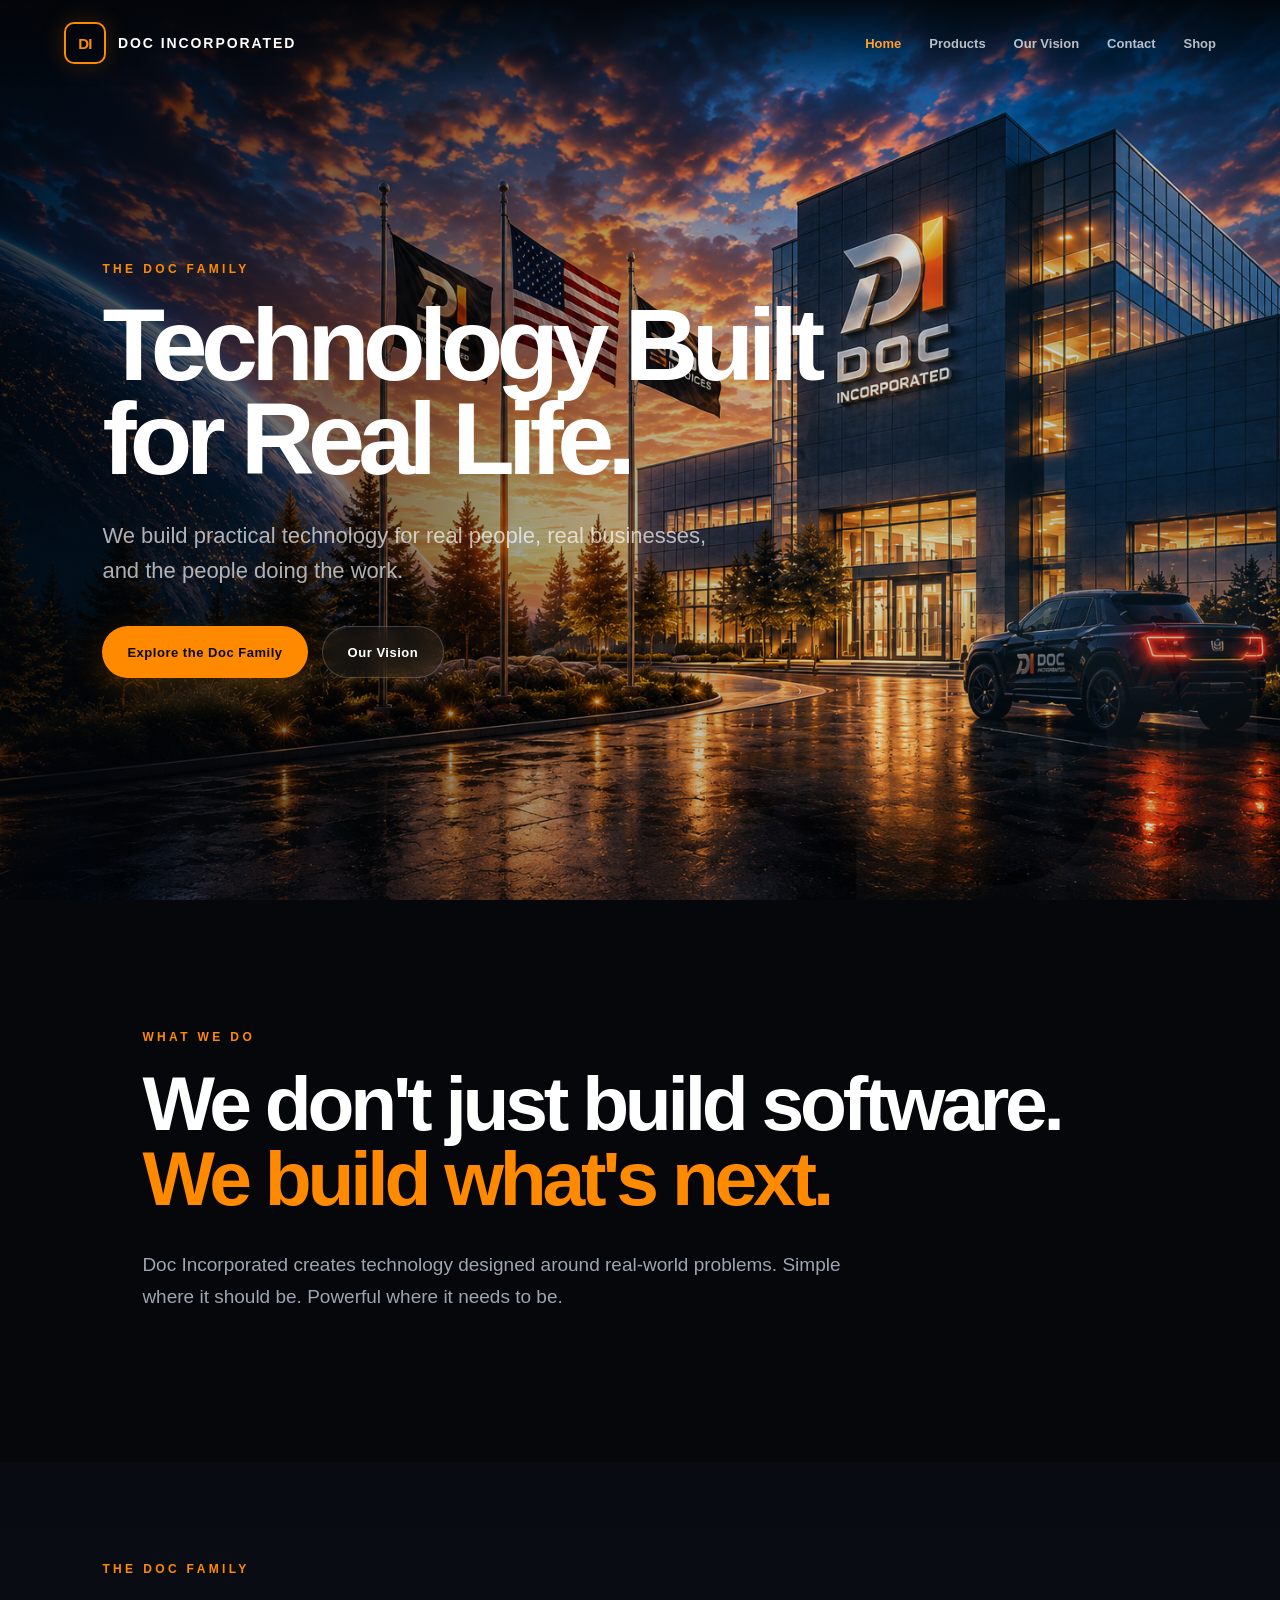
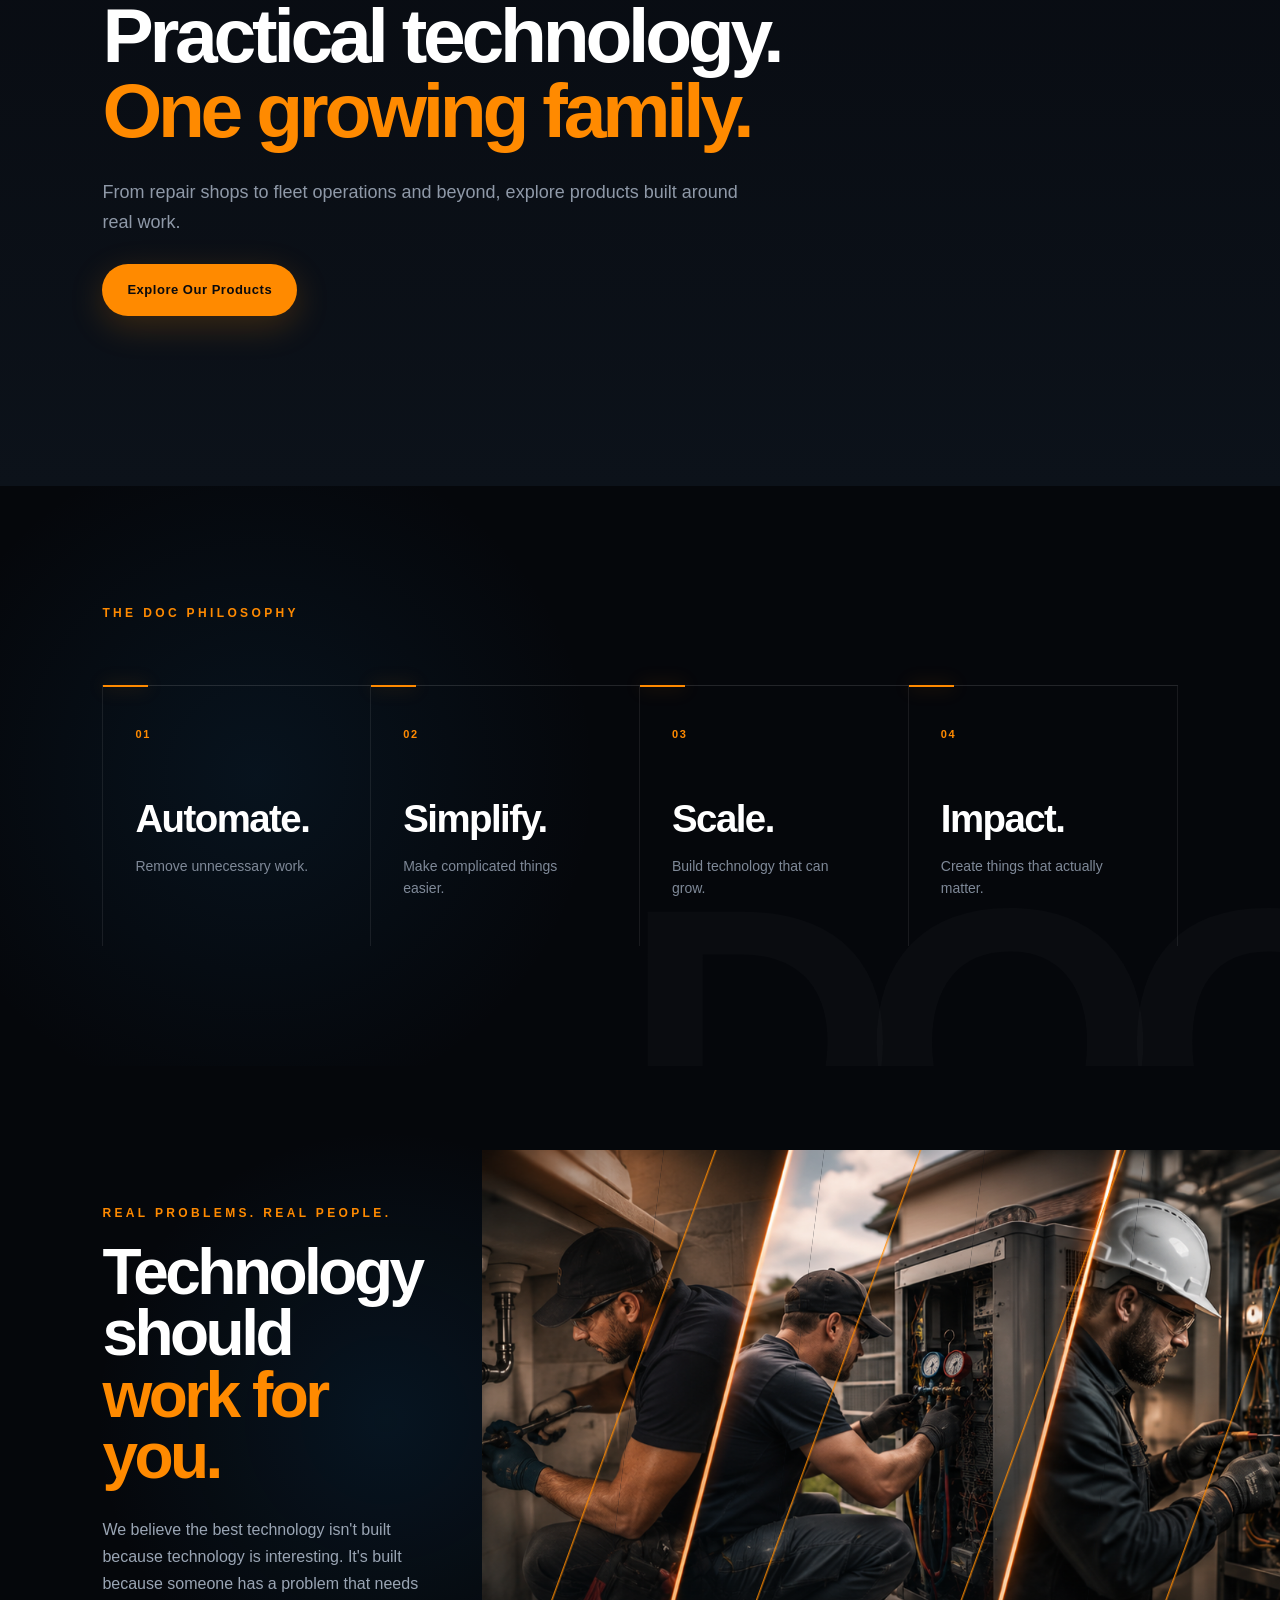
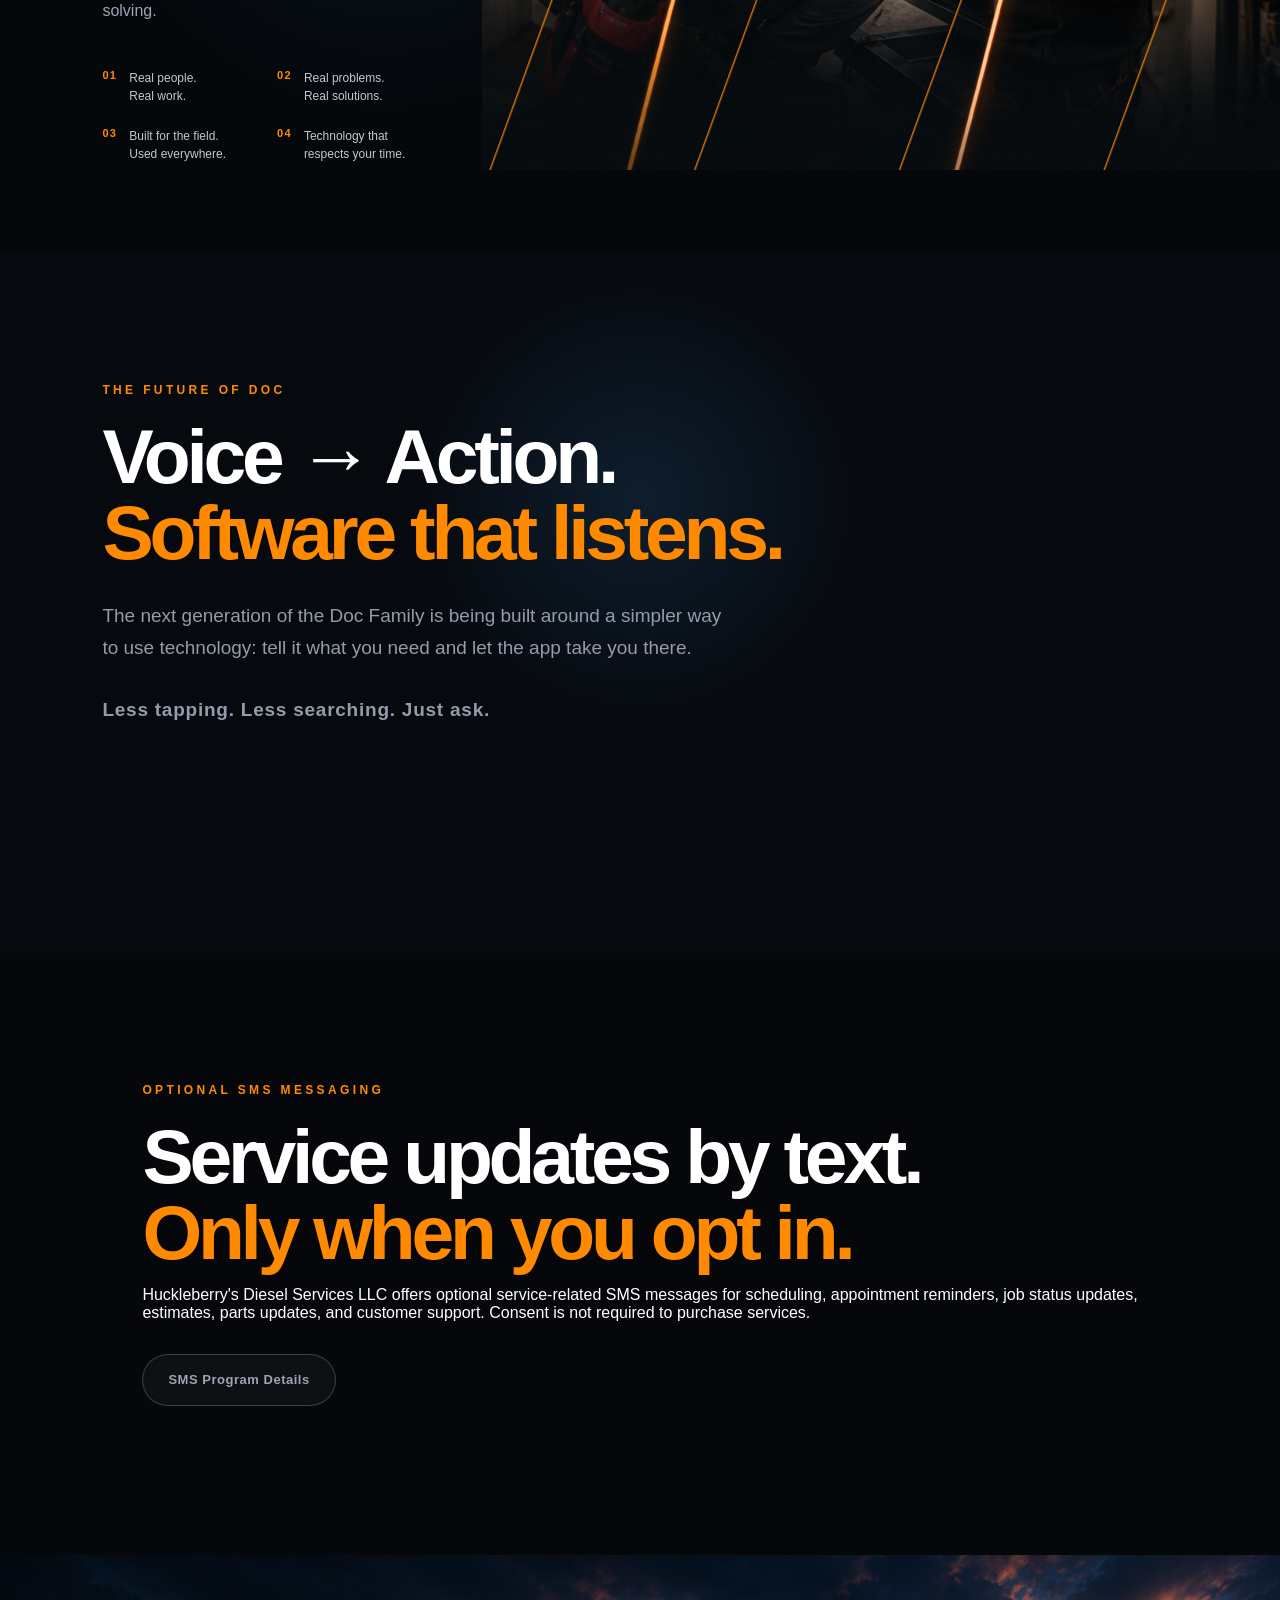
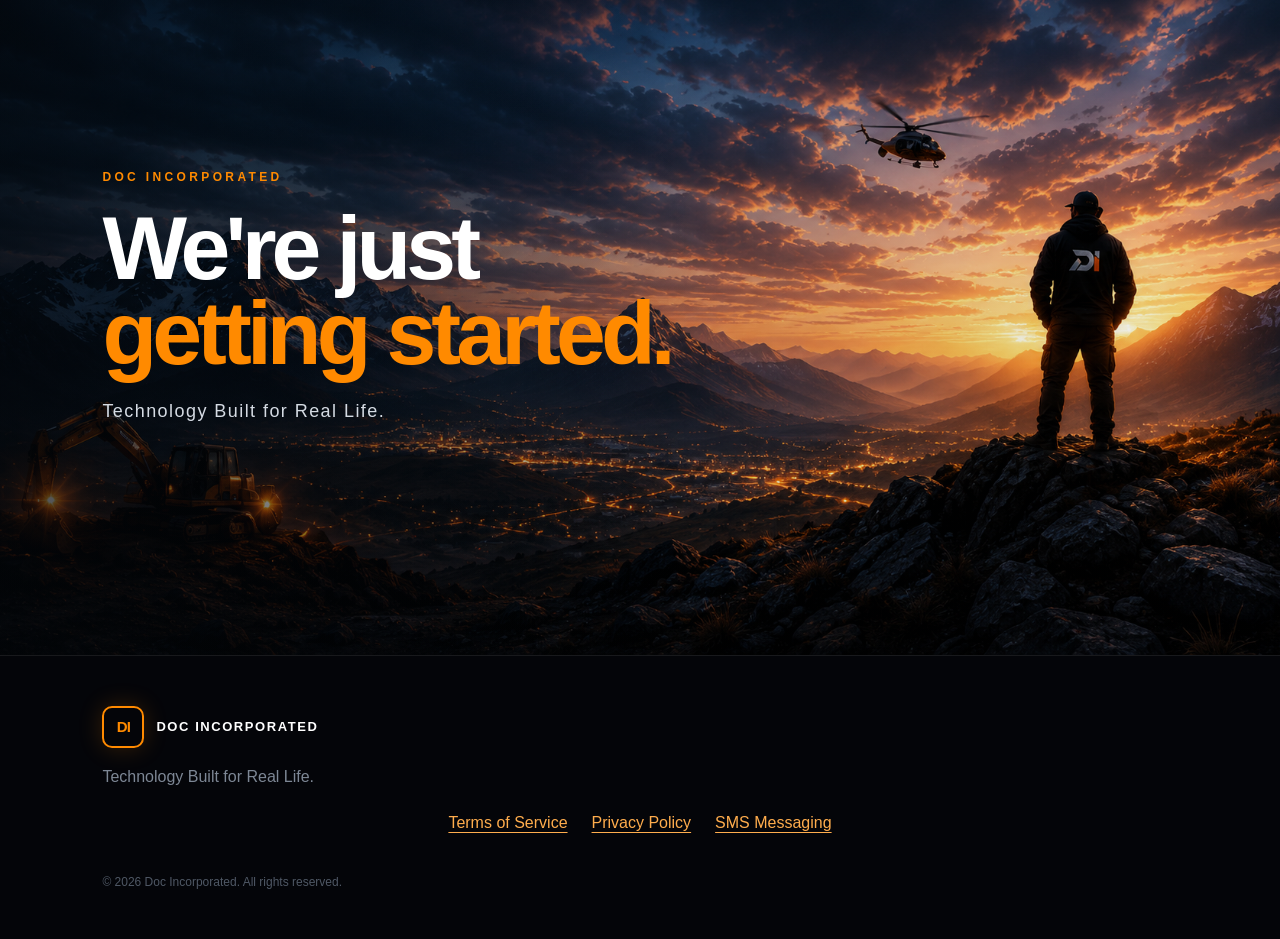
<file: index.html>
<!DOCTYPE html>
<html lang="en">
<head>
    <link rel="icon" type="image/png" href="doc-favicon.png?v=2">
    <meta charset="UTF-8">
    <meta name="viewport" content="width=device-width, initial-scale=1.0">

    <title>Doc Incorporated | Technology Built for Real Life</title>

    <meta
        name="description"
        content="Doc Incorporated builds practical technology for real people, businesses, and everyday life."
    >

    <link rel="stylesheet" href="styles.css">
    <link rel="stylesheet" href="legal.css">
</head>

<body>

<header class="site-header">
    <a href="/" class="logo">
        <span class="logo-mark">DI</span>
        <span class="logo-text">DOC INCORPORATED</span>
    </a>

    <nav class="navigation" aria-label="Main navigation">
        <a href="/" aria-current="page">Home</a>
        <a href="/products/">Products</a>
        <a href="#vision">Our Vision</a>
        <a href="#contact">Contact</a>
        <a href="https://doc-incorporated.printify.me/" target="_blank" rel="noopener">Shop</a>
    </nav>
</header>


<main>

    <!-- HERO -->

    <section class="hero">

        <div class="hero-content">

            <p class="eyebrow">THE DOC FAMILY</p>

            <h1>
                Technology Built<br>
                for Real Life.
            </h1>

            <p class="hero-intro">
                We build practical technology for real people,
                real businesses, and the people doing the work.
            </p>

            <div class="hero-buttons">
                <a href="/products/" class="button button-primary">
                    Explore the Doc Family
                </a>

                <a href="#vision" class="button button-secondary">
                    Our Vision
                </a>
            </div>

        </div>

        <div class="hero-glow"></div>

    </section>


    <!-- STATEMENT -->

    <section class="statement">

        <p class="eyebrow">WHAT WE DO</p>

        <h2>
            We don't just build software.<br>
            <span>We build what's next.</span>
        </h2>

        <p>
            Doc Incorporated creates technology designed around
            real-world problems. Simple where it should be.
            Powerful where it needs to be.
        </p>

    </section>


    <!-- DOC FAMILY PREVIEW -->
    <section class="family family-teaser" id="family">
      <div class="section-heading">
        <p class="eyebrow">THE DOC FAMILY</p>
        <h2>Practical technology.<br><span>One growing family.</span></h2>
        <p class="section-intro">From repair shops to fleet operations and beyond, explore products built around real work.</p>
        <a href="/products/" class="button button-primary">Explore Our Products</a>
      </div>
    </section>




    <!-- VALUES -->

    <section class="values" id="vision">

        <p class="eyebrow">THE DOC PHILOSOPHY</p>

        <div class="value-grid">

            <div class="value">
                <span>01</span>
                <h3>Automate.</h3>
                <p>Remove unnecessary work.</p>
            </div>

            <div class="value">
                <span>02</span>
                <h3>Simplify.</h3>
                <p>Make complicated things easier.</p>
            </div>

            <div class="value">
                <span>03</span>
                <h3>Scale.</h3>
                <p>Build technology that can grow.</p>
            </div>

            <div class="value">
                <span>04</span>
                <h3>Impact.</h3>
                <p>Create things that actually matter.</p>
            </div>

        </div>

    </section>


    <!-- REAL WORLD -->

    <section class="real-world">

    <div class="real-world-copy">

        <p class="eyebrow">REAL PROBLEMS. REAL PEOPLE.</p>

        <h2>
            Technology should<br>
            <span>work for you.</span>
        </h2>

        <p>
            We believe the best technology isn't built because
            technology is interesting. It's built because someone
            has a problem that needs solving.
        </p>

        <div class="real-world-points">

            <div>
                <strong>01</strong>
                <span>Real people.<br>Real work.</span>
            </div>

            <div>
                <strong>02</strong>
                <span>Real problems.<br>Real solutions.</span>
            </div>

            <div>
                <strong>03</strong>
                <span>Built for the field.<br>Used everywhere.</span>
            </div>

            <div>
                <strong>04</strong>
                <span>Technology that<br>respects your time.</span>
            </div>

        </div>

    </div>

    <div class="real-world-visual">

        <div class="worker-panel panel-one"></div>
        <div class="worker-panel panel-two"></div>
        <div class="worker-panel panel-three"></div>
        <div class="worker-panel panel-four"></div>
        <div class="worker-panel panel-five"></div>

    </div>

</section>


    <!-- FUTURE -->

    <section class="future" id="future">

        <p class="eyebrow">THE FUTURE OF DOC</p>

        <h2>
            Voice → Action.<br>
            <span>Software that listens.</span>
        </h2>

        <p>
            The next generation of the Doc Family is being built
            around a simpler way to use technology:
            tell it what you need and let the app take you there.
        </p>

        <p class="future-tagline">
            Less tapping. Less searching. Just ask.
        </p>

        

    </section>


    <!-- SMS MESSAGING -->

    <section class="statement" id="sms">
        <p class="eyebrow">OPTIONAL SMS MESSAGING</p>
        <h2>
            Service updates by text.<br>
            <span>Only when you opt in.</span>
        </h2>
        <p>
            Huckleberry's Diesel Services LLC offers optional service-related SMS messages for scheduling,
            appointment reminders, job status updates, estimates, parts updates, and customer support.
            Consent is not required to purchase services.
        </p>
        <p>
            <a href="/sms/" class="button button-secondary">SMS Program Details</a>
        </p>
    </section>


    <!-- FINAL CTA -->

    <section class="closing" id="contact">

        <p class="eyebrow">DOC INCORPORATED</p>

        <h2>
            We're just<br>
            <span>getting started.</span>
        </h2>

        <p>
            Technology Built for Real Life.
        </p>

    </section>

</main>


<footer class="site-footer">

    <div class="footer-brand">
        <span class="logo-mark">DI</span>
        <strong>DOC INCORPORATED</strong>
    </div>

    <p>
        Technology Built for Real Life.
    </p>

    <nav class="legal-links" aria-label="Legal">
        <a href="/terms/">Terms of Service</a>
        <a href="/privacy/">Privacy Policy</a>
        <a href="/sms/">SMS Messaging</a>
    </nav>

    <p class="copyright">
        © 2026 Doc Incorporated. All rights reserved.
    </p>

</footer>

</body>
</html>
</file>
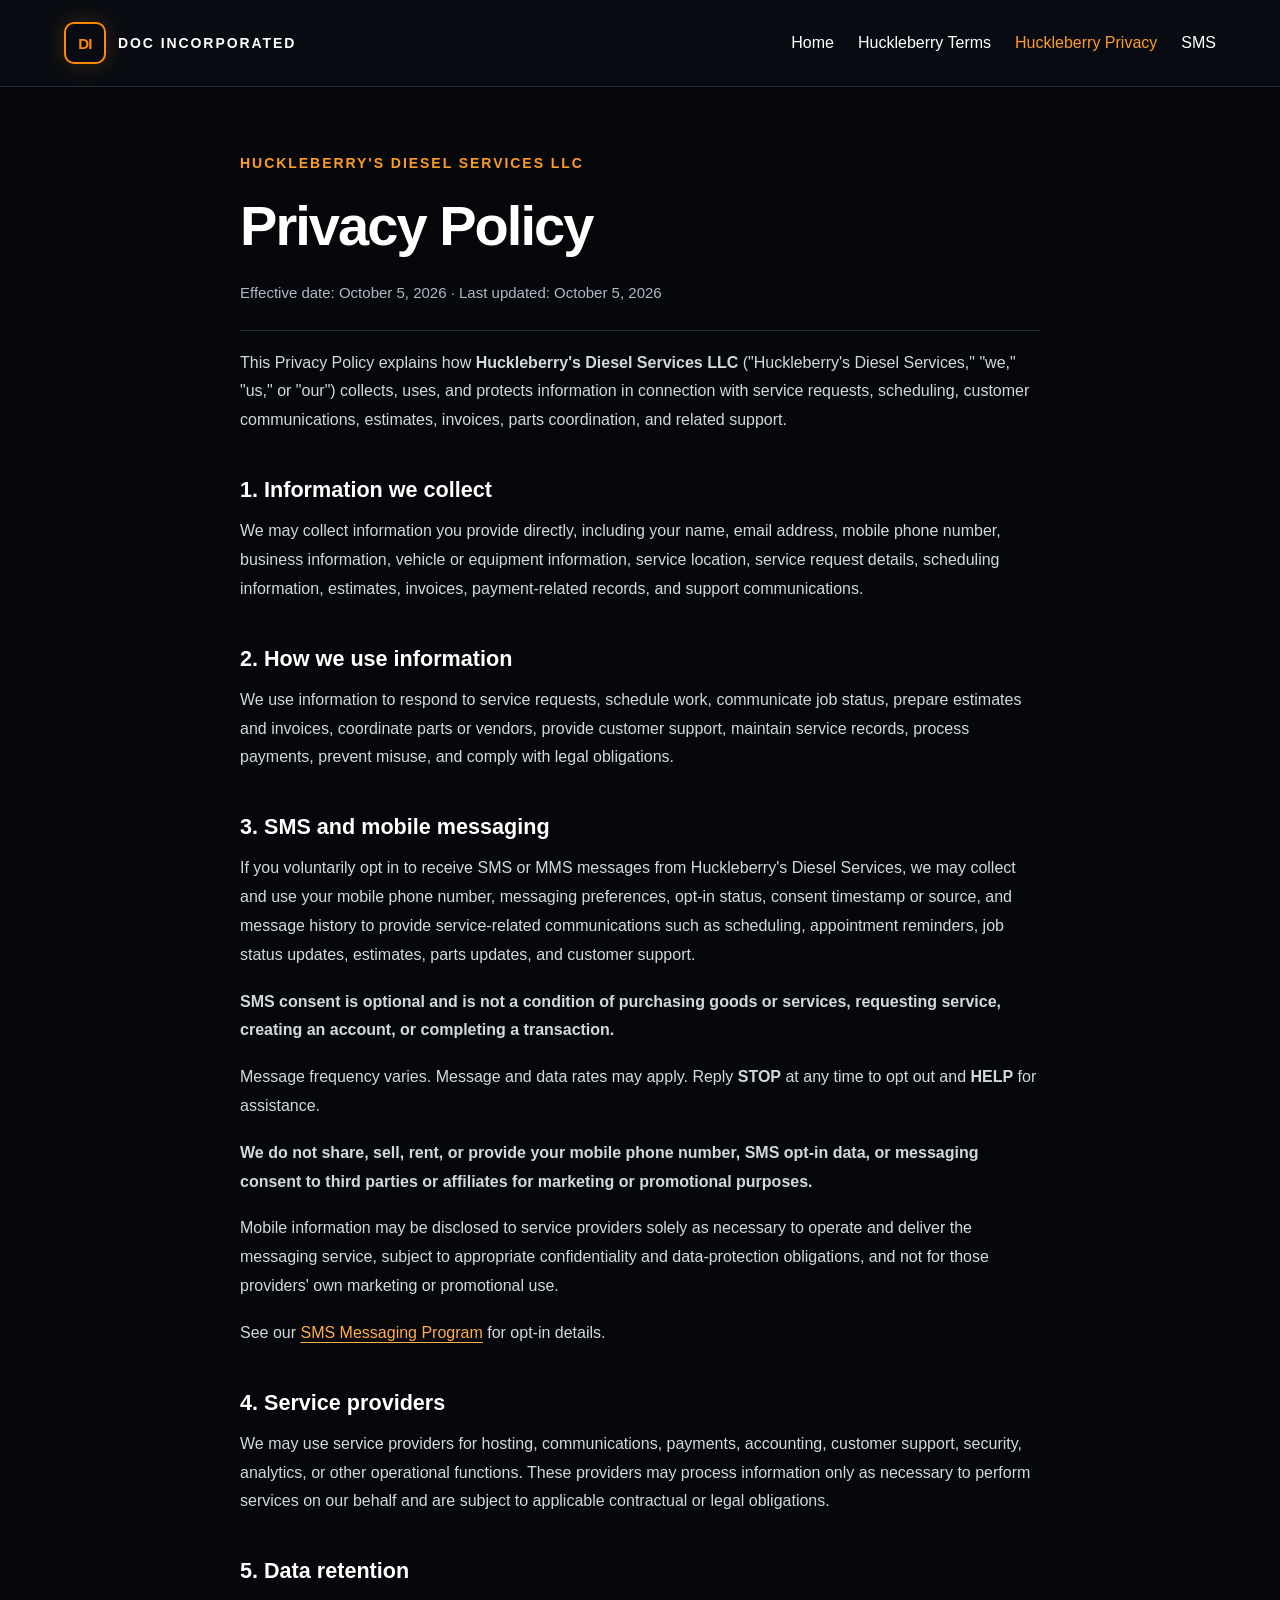
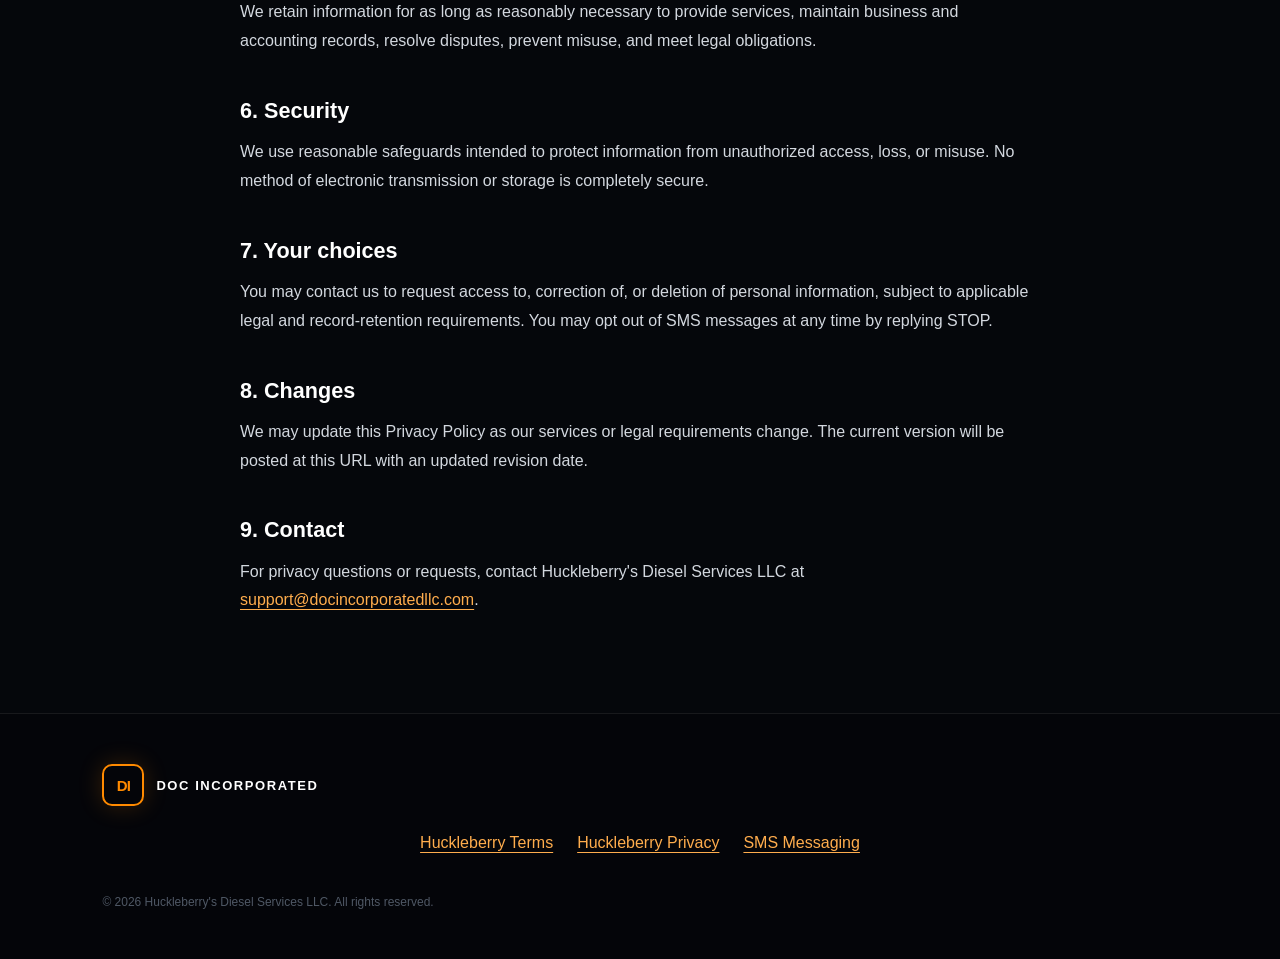
<file: huckleberry-privacy/index.html>
<!DOCTYPE html>
<html lang="en">
<head>
    <meta charset="UTF-8">
    <meta name="viewport" content="width=device-width, initial-scale=1.0">
    <title>Privacy Policy | Huckleberry's Diesel Services</title>
    <meta name="description" content="Privacy Policy for Huckleberry's Diesel Services LLC, including SMS and mobile messaging privacy.">
    <link rel="icon" type="image/png" href="/doc-favicon.png?v=2">
    <link rel="stylesheet" href="/styles.css">
    <link rel="stylesheet" href="/legal.css">
</head>
<body class="legal-page">
<a class="skip-link" href="#main">Skip to content</a>
<header class="site-header">
    <a href="/" class="logo"><span class="logo-mark">DI</span><span class="logo-text">DOC INCORPORATED</span></a>
    <nav class="legal-nav" aria-label="Main navigation"><a href="/">Home</a><a href="/huckleberry-terms/">Huckleberry Terms</a><a href="/huckleberry-privacy/" aria-current="page">Huckleberry Privacy</a><a href="/sms/">SMS</a></nav>
</header>
<main id="main" class="legal-content">
    <p class="eyebrow">HUCKLEBERRY'S DIESEL SERVICES LLC</p>
    <h1>Privacy Policy</h1>
    <p class="legal-date">Effective date: October 5, 2026 · Last updated: October 5, 2026</p>

    <p>This Privacy Policy explains how <strong>Huckleberry's Diesel Services LLC</strong> ("Huckleberry's Diesel Services," "we," "us," or "our") collects, uses, and protects information in connection with service requests, scheduling, customer communications, estimates, invoices, parts coordination, and related support.</p>

    <h2>1. Information we collect</h2>
    <p>We may collect information you provide directly, including your name, email address, mobile phone number, business information, vehicle or equipment information, service location, service request details, scheduling information, estimates, invoices, payment-related records, and support communications.</p>

    <h2>2. How we use information</h2>
    <p>We use information to respond to service requests, schedule work, communicate job status, prepare estimates and invoices, coordinate parts or vendors, provide customer support, maintain service records, process payments, prevent misuse, and comply with legal obligations.</p>

    <h2>3. SMS and mobile messaging</h2>
    <p>If you voluntarily opt in to receive SMS or MMS messages from Huckleberry's Diesel Services, we may collect and use your mobile phone number, messaging preferences, opt-in status, consent timestamp or source, and message history to provide service-related communications such as scheduling, appointment reminders, job status updates, estimates, parts updates, and customer support.</p>
    <p><strong>SMS consent is optional and is not a condition of purchasing goods or services, requesting service, creating an account, or completing a transaction.</strong></p>
    <p>Message frequency varies. Message and data rates may apply. Reply <strong>STOP</strong> at any time to opt out and <strong>HELP</strong> for assistance.</p>
    <p><strong>We do not share, sell, rent, or provide your mobile phone number, SMS opt-in data, or messaging consent to third parties or affiliates for marketing or promotional purposes.</strong></p>
    <p>Mobile information may be disclosed to service providers solely as necessary to operate and deliver the messaging service, subject to appropriate confidentiality and data-protection obligations, and not for those providers' own marketing or promotional use.</p>
    <p>See our <a href="/sms/">SMS Messaging Program</a> for opt-in details.</p>

    <h2>4. Service providers</h2>
    <p>We may use service providers for hosting, communications, payments, accounting, customer support, security, analytics, or other operational functions. These providers may process information only as necessary to perform services on our behalf and are subject to applicable contractual or legal obligations.</p>

    <h2>5. Data retention</h2>
    <p>We retain information for as long as reasonably necessary to provide services, maintain business and accounting records, resolve disputes, prevent misuse, and meet legal obligations.</p>

    <h2>6. Security</h2>
    <p>We use reasonable safeguards intended to protect information from unauthorized access, loss, or misuse. No method of electronic transmission or storage is completely secure.</p>

    <h2>7. Your choices</h2>
    <p>You may contact us to request access to, correction of, or deletion of personal information, subject to applicable legal and record-retention requirements. You may opt out of SMS messages at any time by replying STOP.</p>

    <h2>8. Changes</h2>
    <p>We may update this Privacy Policy as our services or legal requirements change. The current version will be posted at this URL with an updated revision date.</p>

    <h2>9. Contact</h2>
    <p>For privacy questions or requests, contact Huckleberry's Diesel Services LLC at <a href="mailto:support@docincorporatedllc.com">support@docincorporatedllc.com</a>.</p>
</main>
<footer class="site-footer">
    <div class="footer-brand"><span class="logo-mark">DI</span><strong>DOC INCORPORATED</strong></div>
    <nav class="legal-links" aria-label="Legal"><a href="/huckleberry-terms/">Huckleberry Terms</a><a href="/huckleberry-privacy/" aria-current="page">Huckleberry Privacy</a><a href="/sms/">SMS Messaging</a></nav>
    <p class="copyright">© 2026 Huckleberry's Diesel Services LLC. All rights reserved.</p>
</footer>
</body>
</html>
</file>
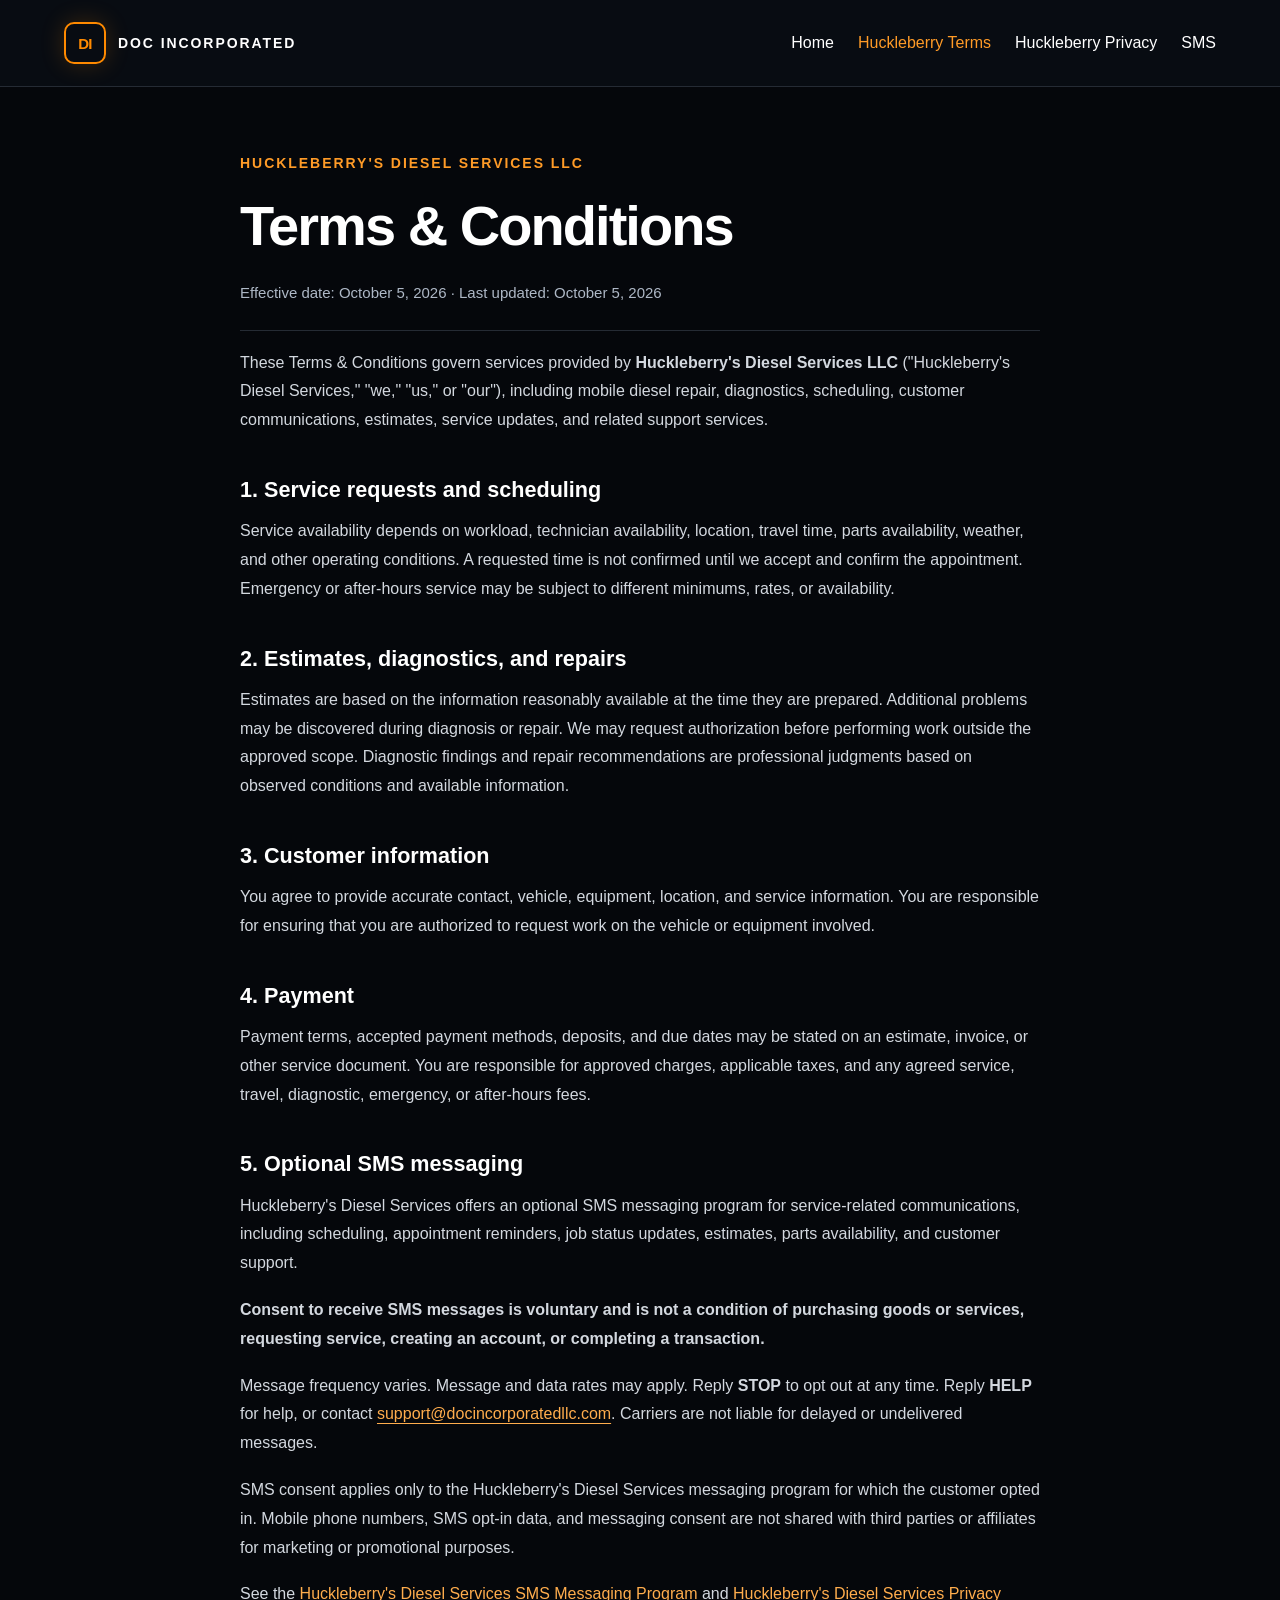
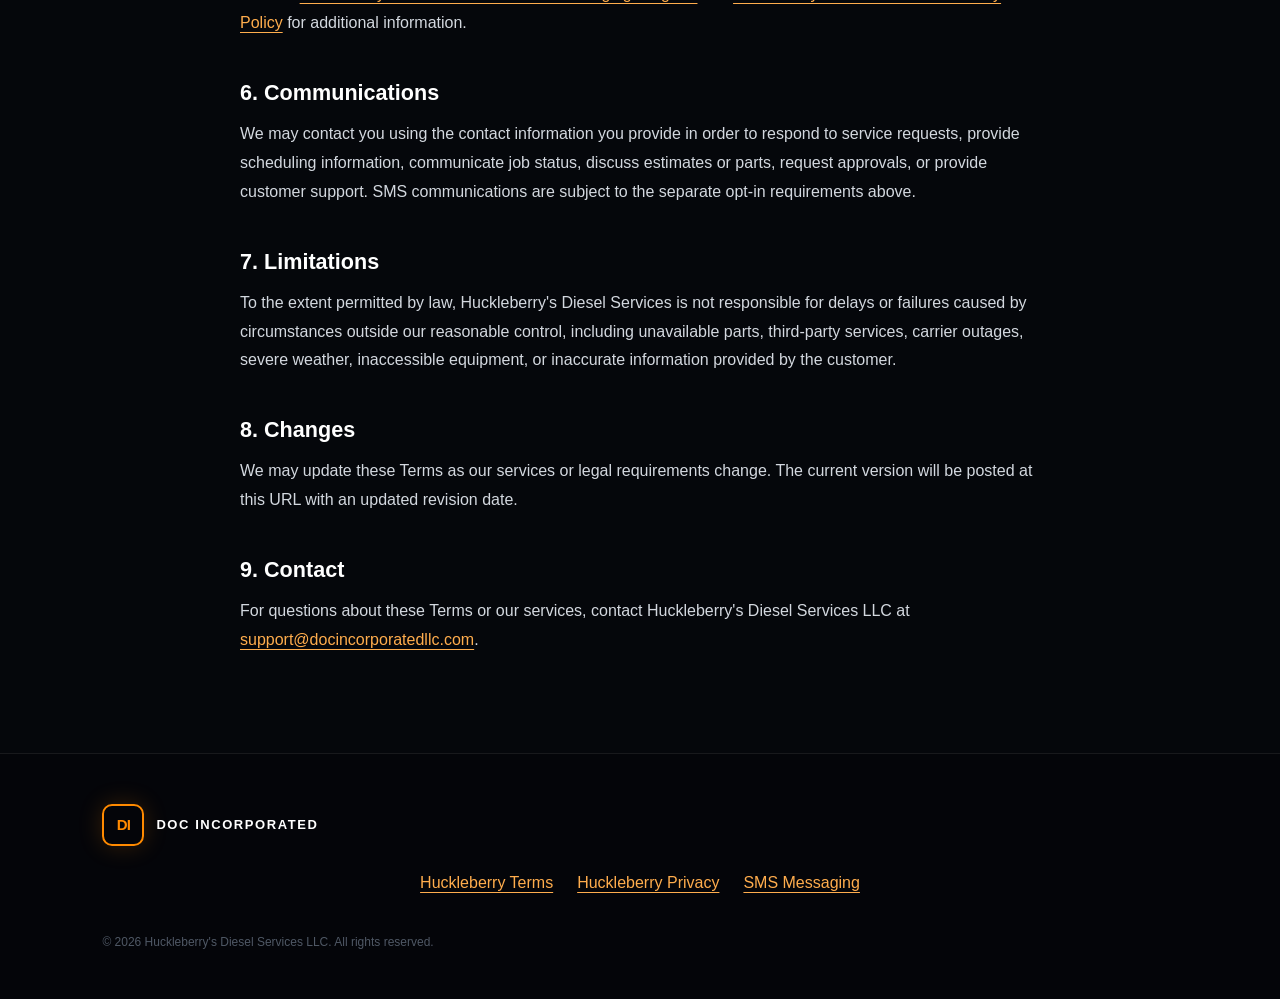
<file: huckleberry-terms/index.html>
<!DOCTYPE html>
<html lang="en">
<head>
    <meta charset="UTF-8">
    <meta name="viewport" content="width=device-width, initial-scale=1.0">
    <title>Terms & Conditions | Huckleberry's Diesel Services</title>
    <meta name="description" content="Terms and Conditions for Huckleberry's Diesel Services LLC, including optional SMS messaging terms.">
    <link rel="icon" type="image/png" href="/doc-favicon.png?v=2">
    <link rel="stylesheet" href="/styles.css">
    <link rel="stylesheet" href="/legal.css">
</head>
<body class="legal-page">
<a class="skip-link" href="#main">Skip to content</a>
<header class="site-header">
    <a href="/" class="logo"><span class="logo-mark">DI</span><span class="logo-text">DOC INCORPORATED</span></a>
    <nav class="legal-nav" aria-label="Main navigation"><a href="/">Home</a><a href="/huckleberry-terms/" aria-current="page">Huckleberry Terms</a><a href="/huckleberry-privacy/">Huckleberry Privacy</a><a href="/sms/">SMS</a></nav>
</header>
<main id="main" class="legal-content">
    <p class="eyebrow">HUCKLEBERRY'S DIESEL SERVICES LLC</p>
    <h1>Terms & Conditions</h1>
    <p class="legal-date">Effective date: October 5, 2026 · Last updated: October 5, 2026</p>

    <p>These Terms & Conditions govern services provided by <strong>Huckleberry's Diesel Services LLC</strong> ("Huckleberry's Diesel Services," "we," "us," or "our"), including mobile diesel repair, diagnostics, scheduling, customer communications, estimates, service updates, and related support services.</p>

    <h2>1. Service requests and scheduling</h2>
    <p>Service availability depends on workload, technician availability, location, travel time, parts availability, weather, and other operating conditions. A requested time is not confirmed until we accept and confirm the appointment. Emergency or after-hours service may be subject to different minimums, rates, or availability.</p>

    <h2>2. Estimates, diagnostics, and repairs</h2>
    <p>Estimates are based on the information reasonably available at the time they are prepared. Additional problems may be discovered during diagnosis or repair. We may request authorization before performing work outside the approved scope. Diagnostic findings and repair recommendations are professional judgments based on observed conditions and available information.</p>

    <h2>3. Customer information</h2>
    <p>You agree to provide accurate contact, vehicle, equipment, location, and service information. You are responsible for ensuring that you are authorized to request work on the vehicle or equipment involved.</p>

    <h2>4. Payment</h2>
    <p>Payment terms, accepted payment methods, deposits, and due dates may be stated on an estimate, invoice, or other service document. You are responsible for approved charges, applicable taxes, and any agreed service, travel, diagnostic, emergency, or after-hours fees.</p>

    <h2>5. Optional SMS messaging</h2>
    <p>Huckleberry's Diesel Services offers an optional SMS messaging program for service-related communications, including scheduling, appointment reminders, job status updates, estimates, parts availability, and customer support.</p>
    <p><strong>Consent to receive SMS messages is voluntary and is not a condition of purchasing goods or services, requesting service, creating an account, or completing a transaction.</strong></p>
    <p>Message frequency varies. Message and data rates may apply. Reply <strong>STOP</strong> to opt out at any time. Reply <strong>HELP</strong> for help, or contact <a href="mailto:support@docincorporatedllc.com">support@docincorporatedllc.com</a>. Carriers are not liable for delayed or undelivered messages.</p>
    <p>SMS consent applies only to the Huckleberry's Diesel Services messaging program for which the customer opted in. Mobile phone numbers, SMS opt-in data, and messaging consent are not shared with third parties or affiliates for marketing or promotional purposes.</p>
    <p>See the <a href="/sms/">Huckleberry's Diesel Services SMS Messaging Program</a> and <a href="/huckleberry-privacy/">Huckleberry's Diesel Services Privacy Policy</a> for additional information.</p>

    <h2>6. Communications</h2>
    <p>We may contact you using the contact information you provide in order to respond to service requests, provide scheduling information, communicate job status, discuss estimates or parts, request approvals, or provide customer support. SMS communications are subject to the separate opt-in requirements above.</p>

    <h2>7. Limitations</h2>
    <p>To the extent permitted by law, Huckleberry's Diesel Services is not responsible for delays or failures caused by circumstances outside our reasonable control, including unavailable parts, third-party services, carrier outages, severe weather, inaccessible equipment, or inaccurate information provided by the customer.</p>

    <h2>8. Changes</h2>
    <p>We may update these Terms as our services or legal requirements change. The current version will be posted at this URL with an updated revision date.</p>

    <h2>9. Contact</h2>
    <p>For questions about these Terms or our services, contact Huckleberry's Diesel Services LLC at <a href="mailto:support@docincorporatedllc.com">support@docincorporatedllc.com</a>.</p>
</main>
<footer class="site-footer">
    <div class="footer-brand"><span class="logo-mark">DI</span><strong>DOC INCORPORATED</strong></div>
    <nav class="legal-links" aria-label="Legal"><a href="/huckleberry-terms/" aria-current="page">Huckleberry Terms</a><a href="/huckleberry-privacy/">Huckleberry Privacy</a><a href="/sms/">SMS Messaging</a></nav>
    <p class="copyright">© 2026 Huckleberry's Diesel Services LLC. All rights reserved.</p>
</footer>
</body>
</html>
</file>
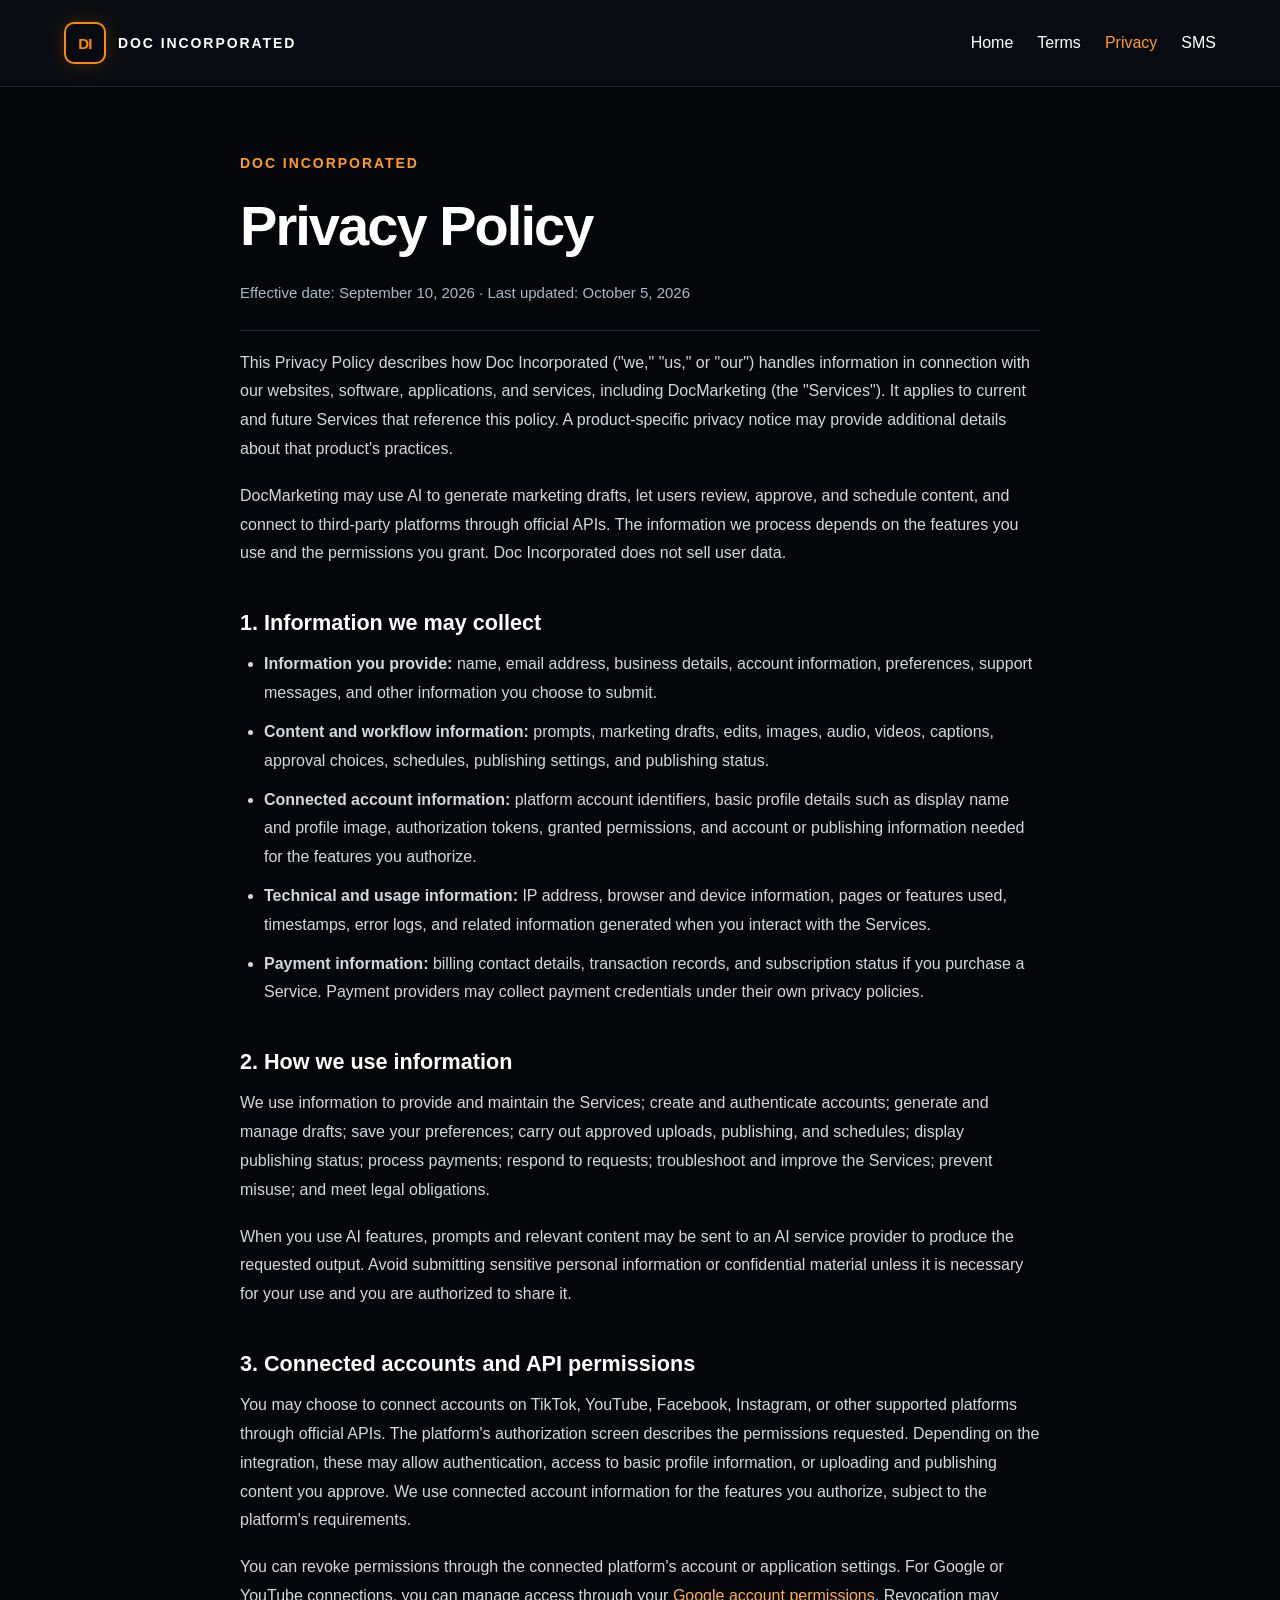
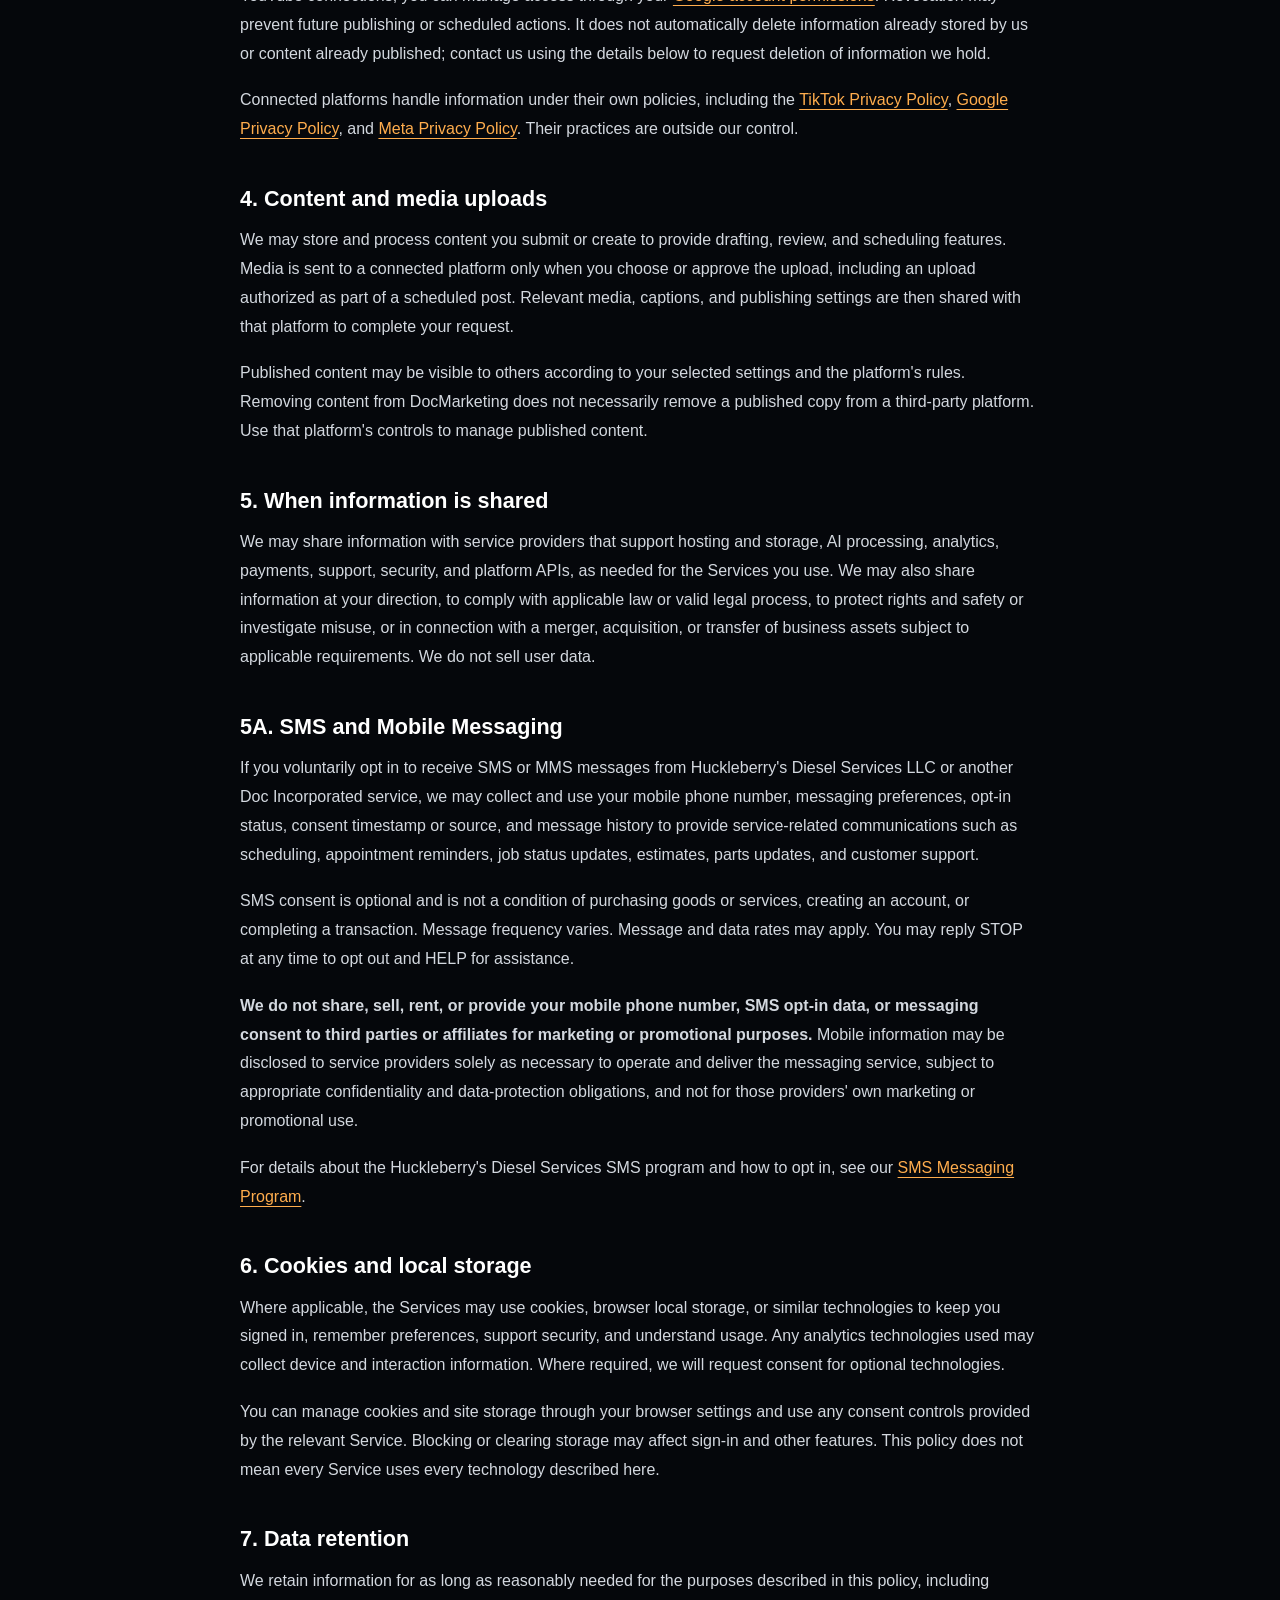
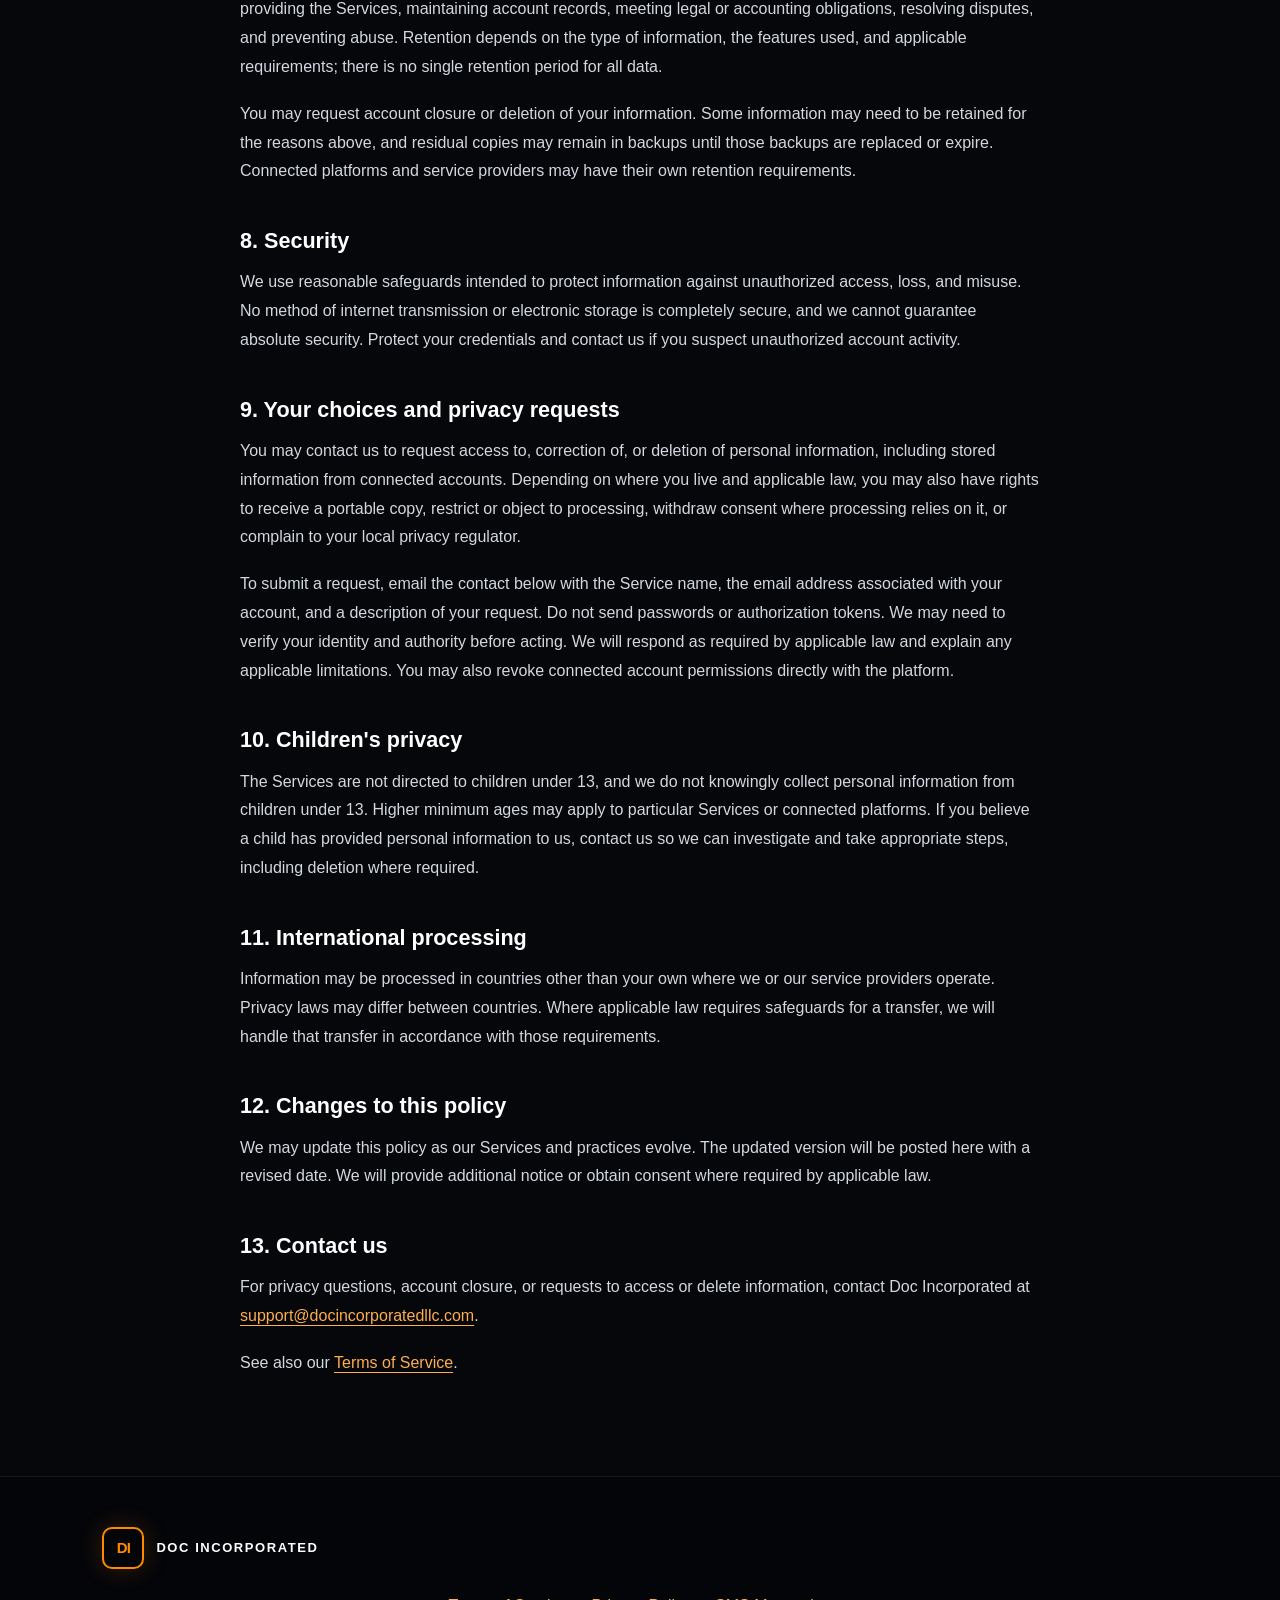
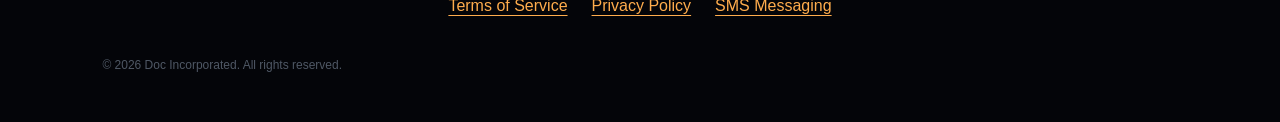
<file: privacy/index.html>
<!DOCTYPE html>
<html lang="en">
<head>
    <meta charset="UTF-8">
    <meta name="viewport" content="width=device-width, initial-scale=1.0">
    <title>Privacy Policy | Doc Incorporated</title>
    <meta name="description" content="How Doc Incorporated handles information across its websites, software, and services, including DocMarketing, connected accounts, and approved media uploads.">
    <link rel="icon" type="image/png" href="/doc-favicon.png?v=2">
    <link rel="stylesheet" href="/styles.css">
    <link rel="stylesheet" href="/legal.css">
</head>
<body class="legal-page">
<a class="skip-link" href="#main">Skip to content</a>
<header class="site-header">
    <a href="/" class="logo"><span class="logo-mark">DI</span><span class="logo-text">DOC INCORPORATED</span></a>
    <nav class="legal-nav" aria-label="Main navigation"><a href="/">Home</a><a href="/terms/">Terms</a><a href="/privacy/" aria-current="page">Privacy</a><a href="/sms/">SMS</a></nav>
</header>
<main id="main" class="legal-content">
    <p class="eyebrow">DOC INCORPORATED</p>
    <h1>Privacy Policy</h1>
    <p class="legal-date">Effective date: September 10, 2026 · Last updated: October 5, 2026</p>
    <p>This Privacy Policy describes how Doc Incorporated ("we," "us," or "our") handles information in connection with our websites, software, applications, and services, including DocMarketing (the "Services"). It applies to current and future Services that reference this policy. A product-specific privacy notice may provide additional details about that product's practices.</p>
    <p>DocMarketing may use AI to generate marketing drafts, let users review, approve, and schedule content, and connect to third-party platforms through official APIs. The information we process depends on the features you use and the permissions you grant. Doc Incorporated does not sell user data.</p>
    <h2>1. Information we may collect</h2>
    <ul>
        <li><strong>Information you provide:</strong> name, email address, business details, account information, preferences, support messages, and other information you choose to submit.</li>
        <li><strong>Content and workflow information:</strong> prompts, marketing drafts, edits, images, audio, videos, captions, approval choices, schedules, publishing settings, and publishing status.</li>
        <li><strong>Connected account information:</strong> platform account identifiers, basic profile details such as display name and profile image, authorization tokens, granted permissions, and account or publishing information needed for the features you authorize.</li>
        <li><strong>Technical and usage information:</strong> IP address, browser and device information, pages or features used, timestamps, error logs, and related information generated when you interact with the Services.</li>
        <li><strong>Payment information:</strong> billing contact details, transaction records, and subscription status if you purchase a Service. Payment providers may collect payment credentials under their own privacy policies.</li>
    </ul>
    <h2>2. How we use information</h2>
    <p>We use information to provide and maintain the Services; create and authenticate accounts; generate and manage drafts; save your preferences; carry out approved uploads, publishing, and schedules; display publishing status; process payments; respond to requests; troubleshoot and improve the Services; prevent misuse; and meet legal obligations.</p>
    <p>When you use AI features, prompts and relevant content may be sent to an AI service provider to produce the requested output. Avoid submitting sensitive personal information or confidential material unless it is necessary for your use and you are authorized to share it.</p>
    <h2>3. Connected accounts and API permissions</h2>
    <p>You may choose to connect accounts on TikTok, YouTube, Facebook, Instagram, or other supported platforms through official APIs. The platform's authorization screen describes the permissions requested. Depending on the integration, these may allow authentication, access to basic profile information, or uploading and publishing content you approve. We use connected account information for the features you authorize, subject to the platform's requirements.</p>
    <p>You can revoke permissions through the connected platform's account or application settings. For Google or YouTube connections, you can manage access through your <a href="https://myaccount.google.com/permissions">Google account permissions</a>. Revocation may prevent future publishing or scheduled actions. It does not automatically delete information already stored by us or content already published; contact us using the details below to request deletion of information we hold.</p>
    <p>Connected platforms handle information under their own policies, including the <a href="https://www.tiktok.com/legal/page/us/privacy-policy/en">TikTok Privacy Policy</a>, <a href="https://policies.google.com/privacy">Google Privacy Policy</a>, and <a href="https://www.facebook.com/privacy/policy/">Meta Privacy Policy</a>. Their practices are outside our control.</p>
    <h2>4. Content and media uploads</h2>
    <p>We may store and process content you submit or create to provide drafting, review, and scheduling features. Media is sent to a connected platform only when you choose or approve the upload, including an upload authorized as part of a scheduled post. Relevant media, captions, and publishing settings are then shared with that platform to complete your request.</p>
    <p>Published content may be visible to others according to your selected settings and the platform's rules. Removing content from DocMarketing does not necessarily remove a published copy from a third-party platform. Use that platform's controls to manage published content.</p>
    <h2>5. When information is shared</h2>
    <p>We may share information with service providers that support hosting and storage, AI processing, analytics, payments, support, security, and platform APIs, as needed for the Services you use. We may also share information at your direction, to comply with applicable law or valid legal process, to protect rights and safety or investigate misuse, or in connection with a merger, acquisition, or transfer of business assets subject to applicable requirements. We do not sell user data.</p>
    <h2>5A. SMS and Mobile Messaging</h2>
    <p>If you voluntarily opt in to receive SMS or MMS messages from Huckleberry's Diesel Services LLC or another Doc Incorporated service, we may collect and use your mobile phone number, messaging preferences, opt-in status, consent timestamp or source, and message history to provide service-related communications such as scheduling, appointment reminders, job status updates, estimates, parts updates, and customer support.</p>
    <p>SMS consent is optional and is not a condition of purchasing goods or services, creating an account, or completing a transaction. Message frequency varies. Message and data rates may apply. You may reply STOP at any time to opt out and HELP for assistance.</p>
    <p><strong>We do not share, sell, rent, or provide your mobile phone number, SMS opt-in data, or messaging consent to third parties or affiliates for marketing or promotional purposes.</strong> Mobile information may be disclosed to service providers solely as necessary to operate and deliver the messaging service, subject to appropriate confidentiality and data-protection obligations, and not for those providers' own marketing or promotional use.</p>
    <p>For details about the Huckleberry's Diesel Services SMS program and how to opt in, see our <a href="/sms/">SMS Messaging Program</a>.</p>
    <h2>6. Cookies and local storage</h2>
    <p>Where applicable, the Services may use cookies, browser local storage, or similar technologies to keep you signed in, remember preferences, support security, and understand usage. Any analytics technologies used may collect device and interaction information. Where required, we will request consent for optional technologies.</p>
    <p>You can manage cookies and site storage through your browser settings and use any consent controls provided by the relevant Service. Blocking or clearing storage may affect sign-in and other features. This policy does not mean every Service uses every technology described here.</p>
    <h2>7. Data retention</h2>
    <p>We retain information for as long as reasonably needed for the purposes described in this policy, including providing the Services, maintaining account records, meeting legal or accounting obligations, resolving disputes, and preventing abuse. Retention depends on the type of information, the features used, and applicable requirements; there is no single retention period for all data.</p>
    <p>You may request account closure or deletion of your information. Some information may need to be retained for the reasons above, and residual copies may remain in backups until those backups are replaced or expire. Connected platforms and service providers may have their own retention requirements.</p>
    <h2>8. Security</h2>
    <p>We use reasonable safeguards intended to protect information against unauthorized access, loss, and misuse. No method of internet transmission or electronic storage is completely secure, and we cannot guarantee absolute security. Protect your credentials and contact us if you suspect unauthorized account activity.</p>
    <h2>9. Your choices and privacy requests</h2>
    <p>You may contact us to request access to, correction of, or deletion of personal information, including stored information from connected accounts. Depending on where you live and applicable law, you may also have rights to receive a portable copy, restrict or object to processing, withdraw consent where processing relies on it, or complain to your local privacy regulator.</p>
    <p>To submit a request, email the contact below with the Service name, the email address associated with your account, and a description of your request. Do not send passwords or authorization tokens. We may need to verify your identity and authority before acting. We will respond as required by applicable law and explain any applicable limitations. You may also revoke connected account permissions directly with the platform.</p>
    <h2>10. Children's privacy</h2>
    <p>The Services are not directed to children under 13, and we do not knowingly collect personal information from children under 13. Higher minimum ages may apply to particular Services or connected platforms. If you believe a child has provided personal information to us, contact us so we can investigate and take appropriate steps, including deletion where required.</p>
    <h2>11. International processing</h2>
    <p>Information may be processed in countries other than your own where we or our service providers operate. Privacy laws may differ between countries. Where applicable law requires safeguards for a transfer, we will handle that transfer in accordance with those requirements.</p>
    <h2>12. Changes to this policy</h2>
    <p>We may update this policy as our Services and practices evolve. The updated version will be posted here with a revised date. We will provide additional notice or obtain consent where required by applicable law.</p>
    <h2>13. Contact us</h2>
    <p>For privacy questions, account closure, or requests to access or delete information, contact Doc Incorporated at <a href="mailto:support@docincorporatedllc.com">support@docincorporatedllc.com</a>.</p>
    <p>See also our <a href="/terms/">Terms of Service</a>.</p>
</main>
<footer class="site-footer">
    <div class="footer-brand"><span class="logo-mark">DI</span><strong>DOC INCORPORATED</strong></div>
    <nav class="legal-links" aria-label="Legal"><a href="/terms/">Terms of Service</a><a href="/privacy/" aria-current="page">Privacy Policy</a><a href="/sms/">SMS Messaging</a></nav>
    <p class="copyright">© 2026 Doc Incorporated. All rights reserved.</p>
</footer>
</body>
</html>
</file>
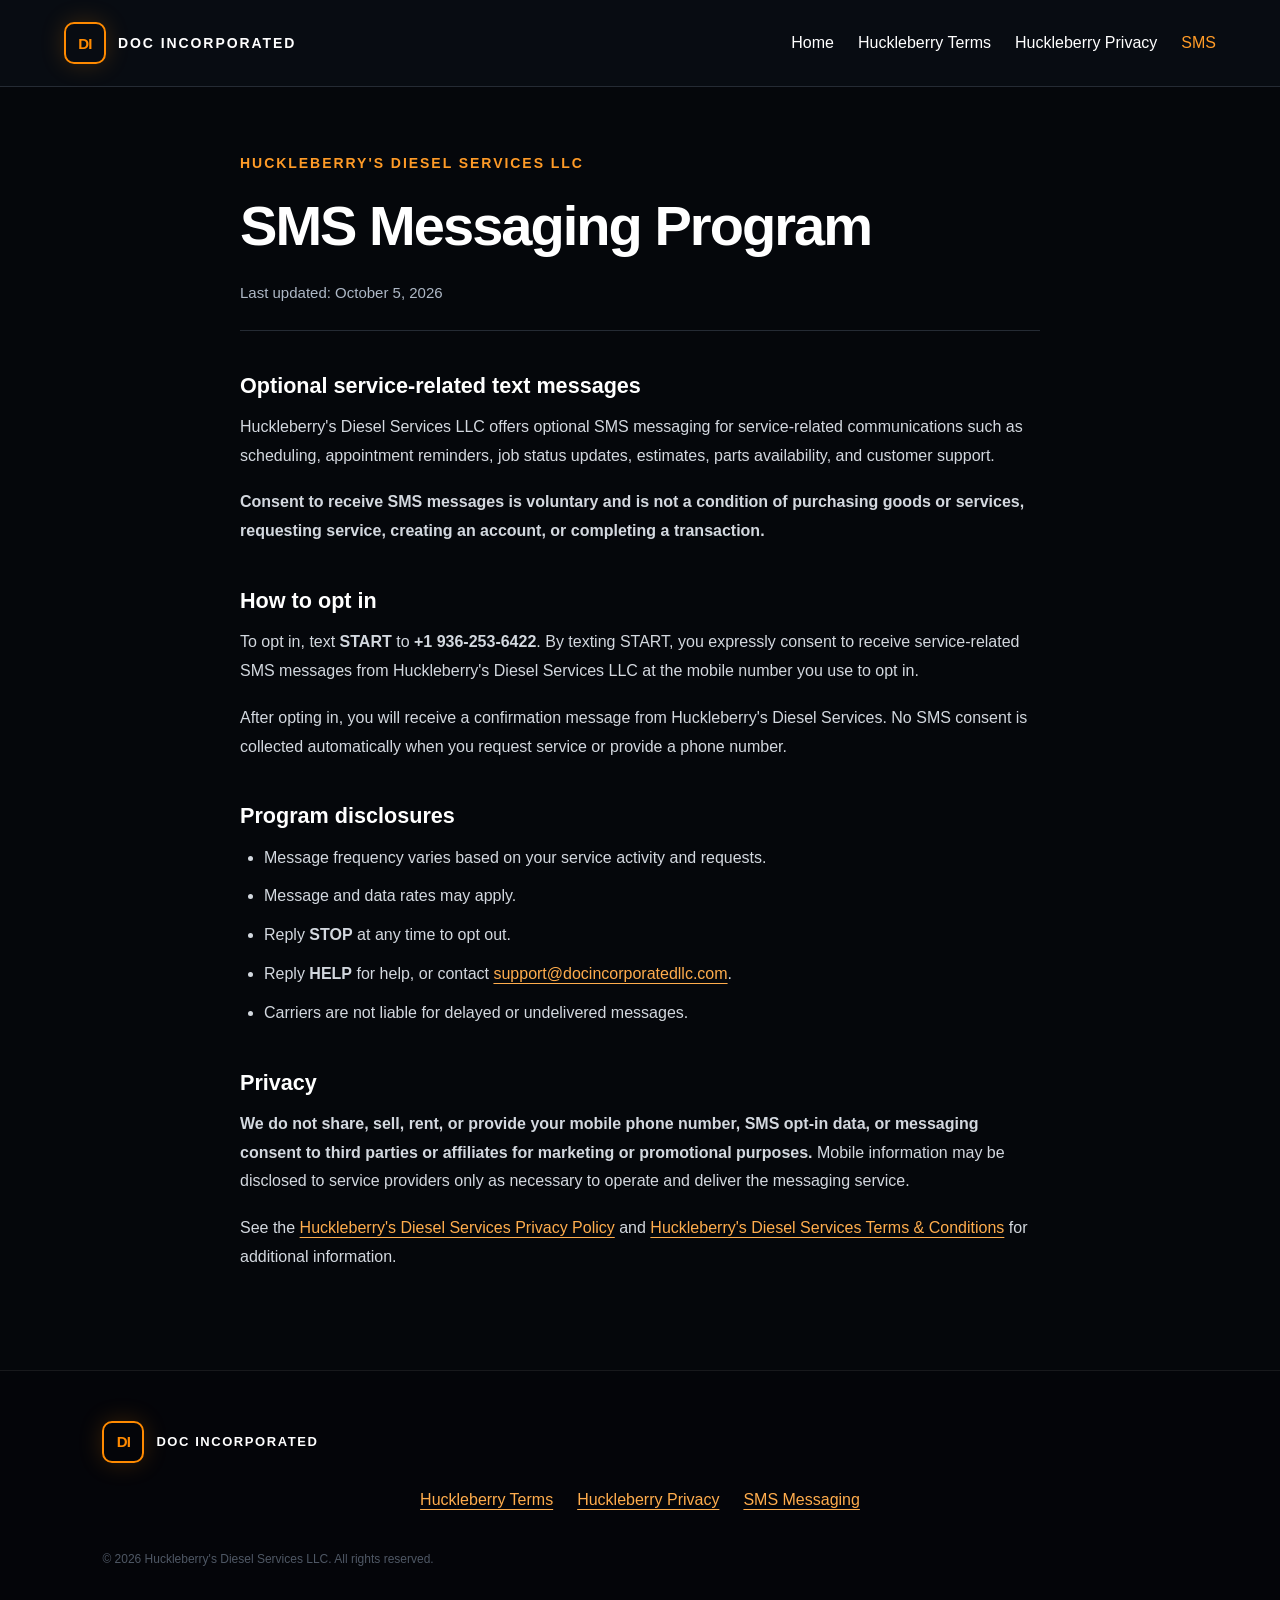
<file: sms/index.html>
<!DOCTYPE html>
<html lang="en">
<head>
    <meta charset="UTF-8">
    <meta name="viewport" content="width=device-width, initial-scale=1.0">
    <title>SMS Messaging Program | Huckleberry's Diesel Services</title>
    <meta name="description" content="Huckleberry's Diesel Services LLC optional SMS messaging program, opt-in instructions, disclosures, and support information.">
    <link rel="icon" type="image/png" href="/doc-favicon.png?v=2">
    <link rel="stylesheet" href="/styles.css">
    <link rel="stylesheet" href="/legal.css">
</head>
<body class="legal-page">
<a class="skip-link" href="#main">Skip to content</a>
<header class="site-header">
    <a href="/" class="logo"><span class="logo-mark">DI</span><span class="logo-text">DOC INCORPORATED</span></a>
    <nav class="legal-nav" aria-label="Main navigation"><a href="/">Home</a><a href="/huckleberry-terms/">Huckleberry Terms</a><a href="/huckleberry-privacy/">Huckleberry Privacy</a><a href="/sms/" aria-current="page">SMS</a></nav>
</header>
<main id="main" class="legal-content">
    <p class="eyebrow">HUCKLEBERRY'S DIESEL SERVICES LLC</p>
    <h1>SMS Messaging Program</h1>
    <p class="legal-date">Last updated: October 5, 2026</p>

    <h2>Optional service-related text messages</h2>
    <p>Huckleberry's Diesel Services LLC offers optional SMS messaging for service-related communications such as scheduling, appointment reminders, job status updates, estimates, parts availability, and customer support.</p>
    <p><strong>Consent to receive SMS messages is voluntary and is not a condition of purchasing goods or services, requesting service, creating an account, or completing a transaction.</strong></p>

    <h2>How to opt in</h2>
    <p>To opt in, text <strong>START</strong> to <strong>+1 936-253-6422</strong>. By texting START, you expressly consent to receive service-related SMS messages from Huckleberry's Diesel Services LLC at the mobile number you use to opt in.</p>
    <p>After opting in, you will receive a confirmation message from Huckleberry's Diesel Services. No SMS consent is collected automatically when you request service or provide a phone number.</p>

    <h2>Program disclosures</h2>
    <ul>
        <li>Message frequency varies based on your service activity and requests.</li>
        <li>Message and data rates may apply.</li>
        <li>Reply <strong>STOP</strong> at any time to opt out.</li>
        <li>Reply <strong>HELP</strong> for help, or contact <a href="mailto:support@docincorporatedllc.com">support@docincorporatedllc.com</a>.</li>
        <li>Carriers are not liable for delayed or undelivered messages.</li>
    </ul>

    <h2>Privacy</h2>
    <p><strong>We do not share, sell, rent, or provide your mobile phone number, SMS opt-in data, or messaging consent to third parties or affiliates for marketing or promotional purposes.</strong> Mobile information may be disclosed to service providers only as necessary to operate and deliver the messaging service.</p>
    <p>See the <a href="/huckleberry-privacy/">Huckleberry's Diesel Services Privacy Policy</a> and <a href="/huckleberry-terms/">Huckleberry's Diesel Services Terms &amp; Conditions</a> for additional information.</p>
</main>
<footer class="site-footer">
    <div class="footer-brand"><span class="logo-mark">DI</span><strong>DOC INCORPORATED</strong></div>
    <nav class="legal-links" aria-label="Legal"><a href="/huckleberry-terms/">Huckleberry Terms</a><a href="/huckleberry-privacy/">Huckleberry Privacy</a><a href="/sms/" aria-current="page">SMS Messaging</a></nav>
    <p class="copyright">© 2026 Huckleberry's Diesel Services LLC. All rights reserved.</p>
</footer>
</body>
</html>
</file>
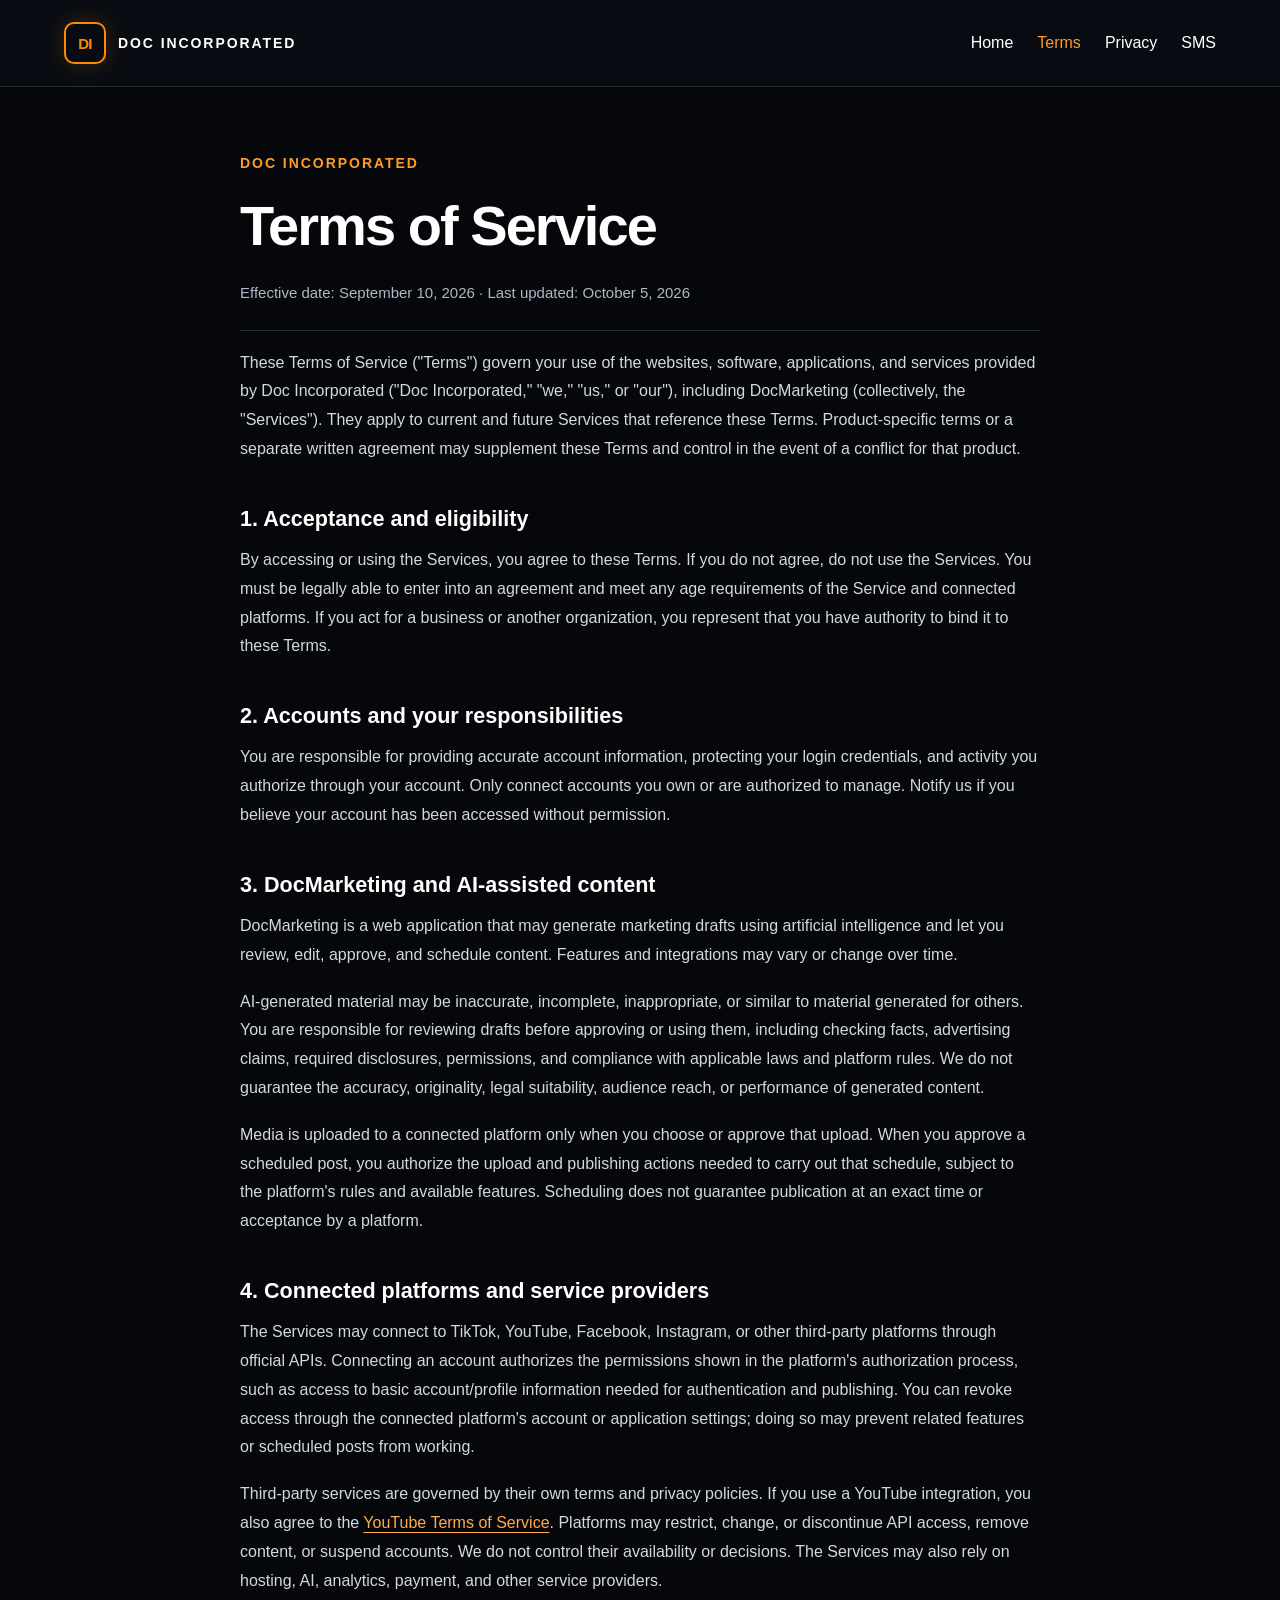
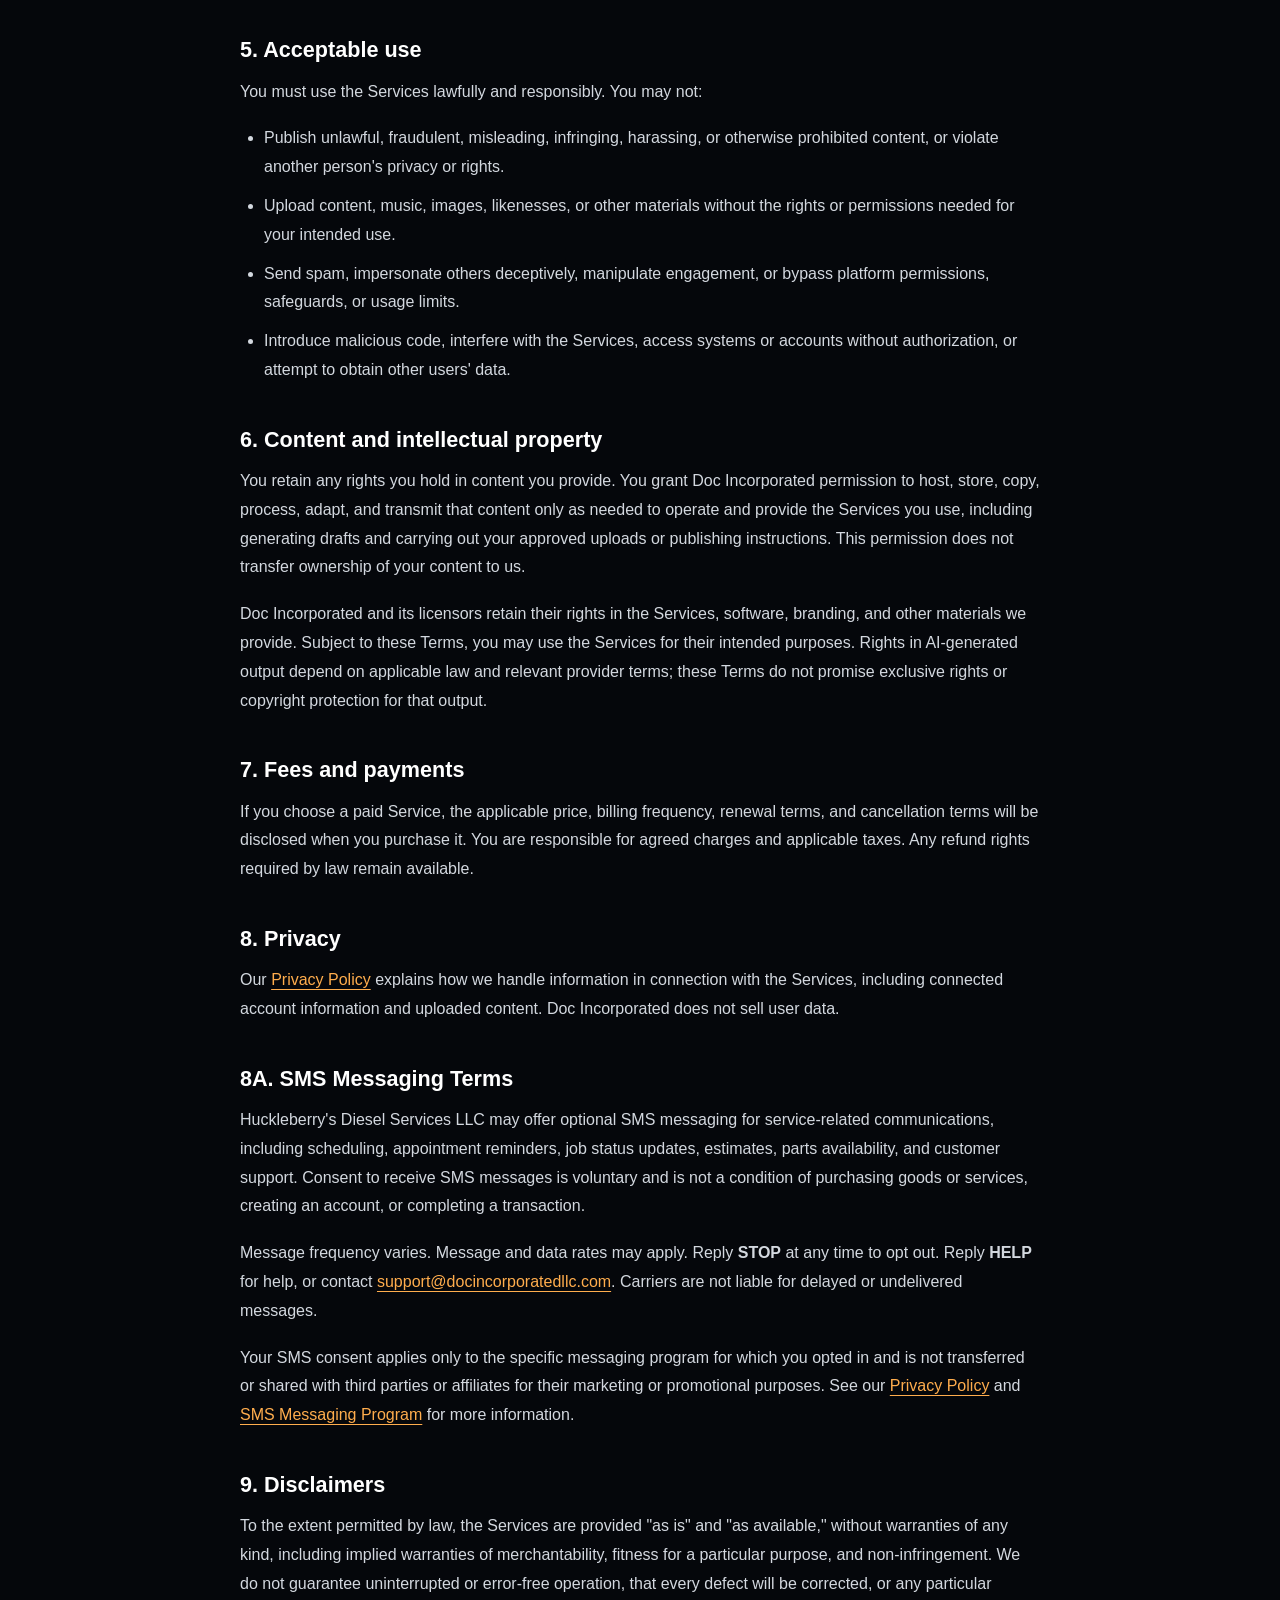
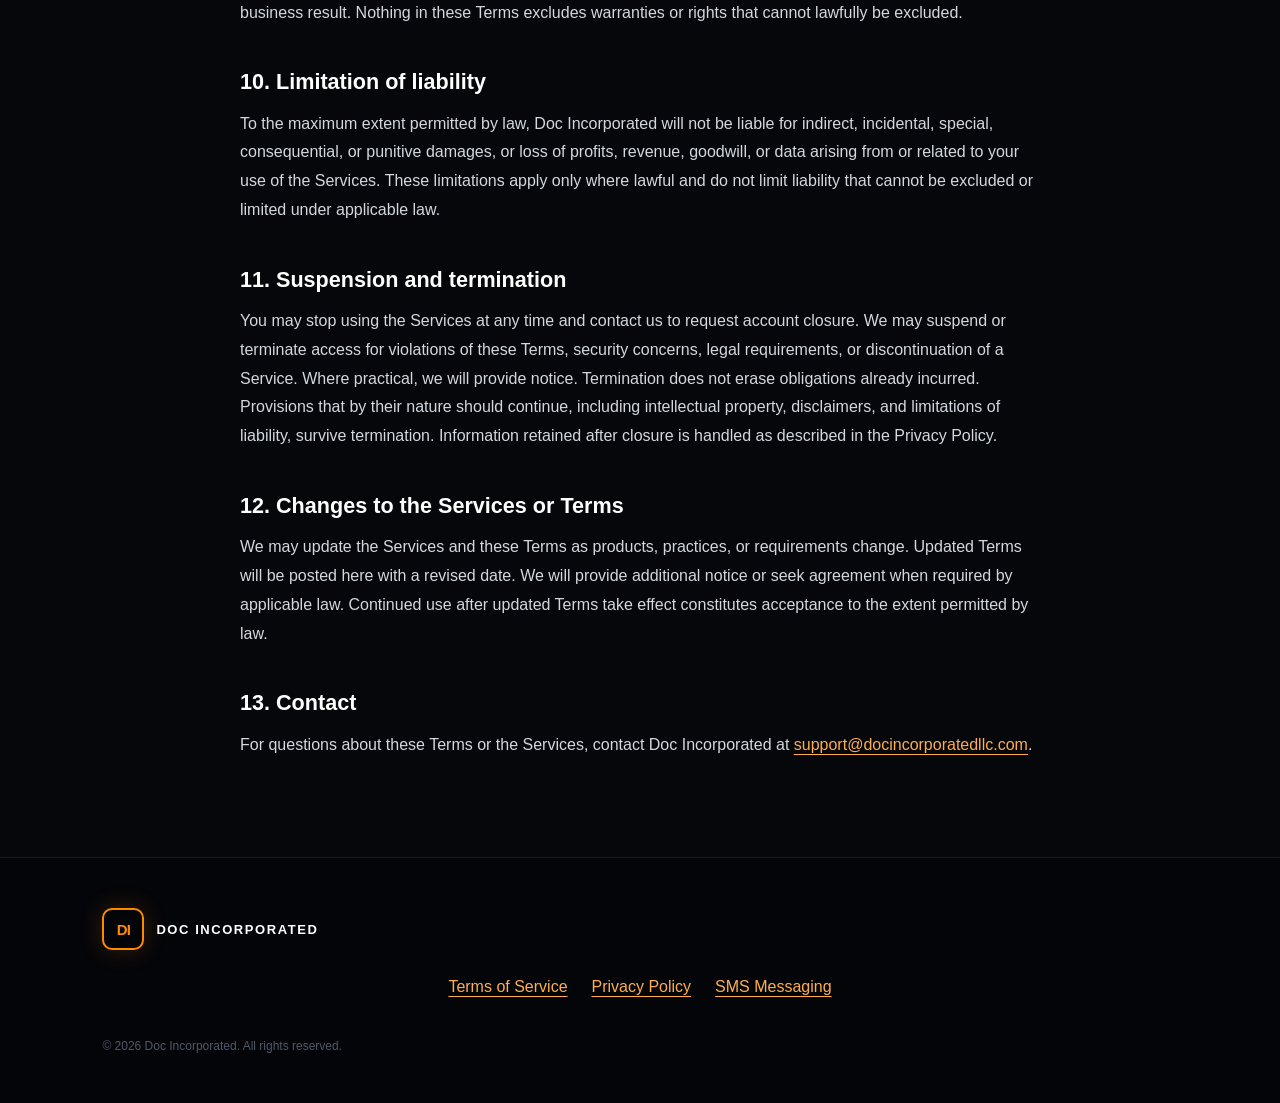
<file: terms/index.html>
<!DOCTYPE html>
<html lang="en">
<head>
    <meta charset="UTF-8">
    <meta name="viewport" content="width=device-width, initial-scale=1.0">
    <title>Terms of Service | Doc Incorporated</title>
    <meta name="description" content="Terms for using Doc Incorporated websites, software, and services, including DocMarketing and connected social platform features.">
    <link rel="icon" type="image/png" href="/doc-favicon.png?v=2">
    <link rel="stylesheet" href="/styles.css">
    <link rel="stylesheet" href="/legal.css">
</head>
<body class="legal-page">
<a class="skip-link" href="#main">Skip to content</a>
<header class="site-header">
    <a href="/" class="logo"><span class="logo-mark">DI</span><span class="logo-text">DOC INCORPORATED</span></a>
    <nav class="legal-nav" aria-label="Main navigation"><a href="/">Home</a><a href="/terms/" aria-current="page">Terms</a><a href="/privacy/">Privacy</a><a href="/sms/">SMS</a></nav>
</header>
<main id="main" class="legal-content">
    <p class="eyebrow">DOC INCORPORATED</p>
    <h1>Terms of Service</h1>
    <p class="legal-date">Effective date: September 10, 2026 · Last updated: October 5, 2026</p>
    <p>These Terms of Service ("Terms") govern your use of the websites, software, applications, and services provided by Doc Incorporated ("Doc Incorporated," "we," "us," or "our"), including DocMarketing (collectively, the "Services"). They apply to current and future Services that reference these Terms. Product-specific terms or a separate written agreement may supplement these Terms and control in the event of a conflict for that product.</p>
    <h2>1. Acceptance and eligibility</h2>
    <p>By accessing or using the Services, you agree to these Terms. If you do not agree, do not use the Services. You must be legally able to enter into an agreement and meet any age requirements of the Service and connected platforms. If you act for a business or another organization, you represent that you have authority to bind it to these Terms.</p>
    <h2>2. Accounts and your responsibilities</h2>
    <p>You are responsible for providing accurate account information, protecting your login credentials, and activity you authorize through your account. Only connect accounts you own or are authorized to manage. Notify us if you believe your account has been accessed without permission.</p>
    <h2>3. DocMarketing and AI-assisted content</h2>
    <p>DocMarketing is a web application that may generate marketing drafts using artificial intelligence and let you review, edit, approve, and schedule content. Features and integrations may vary or change over time.</p>
    <p>AI-generated material may be inaccurate, incomplete, inappropriate, or similar to material generated for others. You are responsible for reviewing drafts before approving or using them, including checking facts, advertising claims, required disclosures, permissions, and compliance with applicable laws and platform rules. We do not guarantee the accuracy, originality, legal suitability, audience reach, or performance of generated content.</p>
    <p>Media is uploaded to a connected platform only when you choose or approve that upload. When you approve a scheduled post, you authorize the upload and publishing actions needed to carry out that schedule, subject to the platform's rules and available features. Scheduling does not guarantee publication at an exact time or acceptance by a platform.</p>
    <h2>4. Connected platforms and service providers</h2>
    <p>The Services may connect to TikTok, YouTube, Facebook, Instagram, or other third-party platforms through official APIs. Connecting an account authorizes the permissions shown in the platform's authorization process, such as access to basic account/profile information needed for authentication and publishing. You can revoke access through the connected platform's account or application settings; doing so may prevent related features or scheduled posts from working.</p>
    <p>Third-party services are governed by their own terms and privacy policies. If you use a YouTube integration, you also agree to the <a href="https://www.youtube.com/t/terms">YouTube Terms of Service</a>. Platforms may restrict, change, or discontinue API access, remove content, or suspend accounts. We do not control their availability or decisions. The Services may also rely on hosting, AI, analytics, payment, and other service providers.</p>
    <h2>5. Acceptable use</h2>
    <p>You must use the Services lawfully and responsibly. You may not:</p>
    <ul>
        <li>Publish unlawful, fraudulent, misleading, infringing, harassing, or otherwise prohibited content, or violate another person's privacy or rights.</li>
        <li>Upload content, music, images, likenesses, or other materials without the rights or permissions needed for your intended use.</li>
        <li>Send spam, impersonate others deceptively, manipulate engagement, or bypass platform permissions, safeguards, or usage limits.</li>
        <li>Introduce malicious code, interfere with the Services, access systems or accounts without authorization, or attempt to obtain other users' data.</li>
    </ul>
    <h2>6. Content and intellectual property</h2>
    <p>You retain any rights you hold in content you provide. You grant Doc Incorporated permission to host, store, copy, process, adapt, and transmit that content only as needed to operate and provide the Services you use, including generating drafts and carrying out your approved uploads or publishing instructions. This permission does not transfer ownership of your content to us.</p>
    <p>Doc Incorporated and its licensors retain their rights in the Services, software, branding, and other materials we provide. Subject to these Terms, you may use the Services for their intended purposes. Rights in AI-generated output depend on applicable law and relevant provider terms; these Terms do not promise exclusive rights or copyright protection for that output.</p>
    <h2>7. Fees and payments</h2>
    <p>If you choose a paid Service, the applicable price, billing frequency, renewal terms, and cancellation terms will be disclosed when you purchase it. You are responsible for agreed charges and applicable taxes. Any refund rights required by law remain available.</p>
    <h2>8. Privacy</h2>
    <p>Our <a href="/privacy/">Privacy Policy</a> explains how we handle information in connection with the Services, including connected account information and uploaded content. Doc Incorporated does not sell user data.</p>
    <h2>8A. SMS Messaging Terms</h2>
    <p>Huckleberry's Diesel Services LLC may offer optional SMS messaging for service-related communications, including scheduling, appointment reminders, job status updates, estimates, parts availability, and customer support. Consent to receive SMS messages is voluntary and is not a condition of purchasing goods or services, creating an account, or completing a transaction.</p>
    <p>Message frequency varies. Message and data rates may apply. Reply <strong>STOP</strong> at any time to opt out. Reply <strong>HELP</strong> for help, or contact <a href="mailto:support@docincorporatedllc.com">support@docincorporatedllc.com</a>. Carriers are not liable for delayed or undelivered messages.</p>
    <p>Your SMS consent applies only to the specific messaging program for which you opted in and is not transferred or shared with third parties or affiliates for their marketing or promotional purposes. See our <a href="/privacy/">Privacy Policy</a> and <a href="/sms/">SMS Messaging Program</a> for more information.</p>
    <h2>9. Disclaimers</h2>
    <p>To the extent permitted by law, the Services are provided "as is" and "as available," without warranties of any kind, including implied warranties of merchantability, fitness for a particular purpose, and non-infringement. We do not guarantee uninterrupted or error-free operation, that every defect will be corrected, or any particular business result. Nothing in these Terms excludes warranties or rights that cannot lawfully be excluded.</p>
    <h2>10. Limitation of liability</h2>
    <p>To the maximum extent permitted by law, Doc Incorporated will not be liable for indirect, incidental, special, consequential, or punitive damages, or loss of profits, revenue, goodwill, or data arising from or related to your use of the Services. These limitations apply only where lawful and do not limit liability that cannot be excluded or limited under applicable law.</p>
    <h2>11. Suspension and termination</h2>
    <p>You may stop using the Services at any time and contact us to request account closure. We may suspend or terminate access for violations of these Terms, security concerns, legal requirements, or discontinuation of a Service. Where practical, we will provide notice. Termination does not erase obligations already incurred. Provisions that by their nature should continue, including intellectual property, disclaimers, and limitations of liability, survive termination. Information retained after closure is handled as described in the Privacy Policy.</p>
    <h2>12. Changes to the Services or Terms</h2>
    <p>We may update the Services and these Terms as products, practices, or requirements change. Updated Terms will be posted here with a revised date. We will provide additional notice or seek agreement when required by applicable law. Continued use after updated Terms take effect constitutes acceptance to the extent permitted by law.</p>
    <h2>13. Contact</h2>
    <p>For questions about these Terms or the Services, contact Doc Incorporated at <a href="mailto:support@docincorporatedllc.com">support@docincorporatedllc.com</a>.</p>
</main>
<footer class="site-footer">
    <div class="footer-brand"><span class="logo-mark">DI</span><strong>DOC INCORPORATED</strong></div>
    <nav class="legal-links" aria-label="Legal"><a href="/terms/" aria-current="page">Terms of Service</a><a href="/privacy/">Privacy Policy</a><a href="/sms/">SMS Messaging</a></nav>
    <p class="copyright">© 2026 Doc Incorporated. All rights reserved.</p>
</footer>
</body>
</html>
</file>
<file: styles.css>
* {
    box-sizing: border-box;
}

html {
    scroll-behavior: smooth;
}

body {
    margin: 0;
    font-family: Arial, Helvetica, sans-serif;
    background: #05070b;
    color: #ffffff;
    overflow-x: hidden;
}

a {
    color: inherit;
    text-decoration: none;
}

main {
    min-height: 100vh;
}

/* =========================
   HEADER
========================= */

.site-header {
    position: fixed;
    top: 0;
    left: 0;
    right: 0;
    z-index: 100;
    display: flex;
    align-items: center;
    justify-content: space-between;
    padding: 22px 5vw;
    background: linear-gradient(
        to bottom,
        rgba(3, 5, 9, 0.9),
        rgba(3, 5, 9, 0)
    );
}

.logo {
    display: flex;
    align-items: center;
    gap: 12px;
    font-weight: 900;
    letter-spacing: 0.12em;
}

.logo-mark {
    display: grid;
    place-items: center;
    width: 42px;
    height: 42px;
    border: 2px solid #ff8a00;
    border-radius: 10px;
    color: #ff8a00;
    font-size: 15px;
    font-weight: 900;
    letter-spacing: -0.05em;
    box-shadow: 0 0 25px rgba(255, 138, 0, 0.2);
}

.logo-text {
    font-size: 14px;
}

.navigation {
    display: flex;
    gap: 28px;
    color: rgba(255, 255, 255, 0.72);
    font-size: 13px;
    font-weight: 700;
}

.navigation a {
    transition: color 0.25s ease;
}

.navigation a:hover {
    color: #ff8a00;
}

/* =========================
   HERO
========================= */

.hero {
    position: relative;
    min-height: 100vh;
    display: flex;
    align-items: center;
    padding: 140px 8vw 100px;
    overflow: hidden;

    background: url("hero.png") center center / cover no-repeat;
        
}

.hero::before {
    content: "";
    position: absolute;
    inset: 0;
    background:
        linear-gradient(
            90deg,
            rgba(2, 5, 9, 0.78) 0%,
            rgba(2, 5, 9, 0.48) 32%,
            rgba(2, 5, 9, 0.08) 68%,
            rgba(2, 5, 9, 0.18) 100%
        );
    pointer-events: none;
}

.hero::after {
    content: "DI";
    position: absolute;
    right: 4vw;
    bottom: -10vw;
    font-size: min(42vw, 650px);
    line-height: 1;
    font-weight: 900;
    letter-spacing: -0.12em;
    color: rgba(255, 255, 255, 0.025);
    pointer-events: none;
}

.hero-content {
    position: relative;
    z-index: 3;
    max-width: 850px;
}

.eyebrow {
    margin: 0 0 22px;
    color: #ff8a00;
    font-size: 12px;
    font-weight: 900;
    letter-spacing: 0.28em;
}

.hero h1 {
    margin: 0;
    max-width: 900px;
    font-size: clamp(54px, 8vw, 112px);
    line-height: 0.92;
    letter-spacing: -0.065em;
}

.hero-intro {
    max-width: 620px;
    margin: 32px 0 0;
    color: rgba(255, 255, 255, 0.68);
    font-size: clamp(18px, 2vw, 22px);
    line-height: 1.6;
}

.hero-buttons {
    display: flex;
    flex-wrap: wrap;
    gap: 14px;
    margin-top: 38px;
}

.button {
    display: inline-flex;
    align-items: center;
    justify-content: center;
    min-height: 52px;
    padding: 0 25px;
    border-radius: 999px;
    font-size: 13px;
    font-weight: 900;
    letter-spacing: 0.04em;
    transition: transform 0.25s ease, box-shadow 0.25s ease;
}

.button:hover {
    transform: translateY(-2px);
}

.button-primary {
    background: #ff8a00;
    color: #090a0e;
    box-shadow: 0 10px 35px rgba(255, 138, 0, 0.2);
}

.button-secondary {
    border: 1px solid rgba(255, 255, 255, 0.2);
    background: rgba(255, 255, 255, 0.04);
    backdrop-filter: blur(10px);
}

.hero-glow {
    position: absolute;
    width: 600px;
    height: 600px;
    right: -100px;
    top: 50%;
    transform: translateY(-50%);
    border-radius: 50%;
    background: rgba(41, 125, 190, 0.14);
    filter: blur(90px);
}

/* =========================
   GENERAL SECTIONS
========================= */

.statement,
.family,
.values,
.real-world,
.future {
    padding: 130px 8vw;
}

.statement {
    max-width: 1200px;
    margin: auto;
}

.statement h2,
.section-heading h2,
.real-world h2,
.future h2,
.closing h2 {
    margin: 0;
    font-size: clamp(44px, 6vw, 82px);
    line-height: 0.98;
    letter-spacing: -0.055em;
}

.statement h2 span,
.section-heading h2 span,
.real-world h2 span,
.future h2 span,
.closing h2 span {
    color: #ff8a00;
}

.statement > p:last-child {
    max-width: 700px;
    margin-top: 32px;
    color: #9da5b2;
    font-size: 19px;
    line-height: 1.7;
}

/* =========================
   DOC FAMILY
========================= */

.family {
    background:
        linear-gradient(
            180deg,
            #080b11 0%,
            #0c121a 100%
        );
}

.section-heading {
    max-width: 900px;
    margin-bottom: 55px;
}

.product-card {
    max-width: 1100px;
    margin: auto;
    padding: 48px;
    border: 1px solid rgba(255, 255, 255, 0.1);
    border-radius: 28px;
    background:
        linear-gradient(
            135deg,
            rgba(255, 255, 255, 0.08),
            rgba(255, 255, 255, 0.025)
        );
    box-shadow:
        0 30px 100px rgba(0, 0, 0, 0.35),
        inset 0 1px rgba(255, 255, 255, 0.08);
}

.product-status {
    margin: 0 0 15px;
    color: #ff8a00;
    font-size: 11px;
    font-weight: 900;
    letter-spacing: 0.2em;
}

.product-card h3 {
    margin: 0;
    font-size: clamp(38px, 5vw, 64px);
    letter-spacing: -0.05em;
}

.product-card p:not(.product-status) {
    max-width: 650px;
    margin: 22px 0 28px;
    color: #aab1bd;
    font-size: 18px;
    line-height: 1.7;
}

.text-link {
    color: #ff8a00;
    font-weight: 900;
}

.future-products {
    display: grid;
    grid-template-columns: repeat(2, 1fr);
    gap: 20px;
    max-width: 1100px;
    margin: 20px auto 0;
}

.future-card {
    min-height: 220px;
    padding: 35px;
    border: 1px solid rgba(255, 255, 255, 0.08);
    border-radius: 22px;
    background: rgba(255, 255, 255, 0.025);
}

.future-card span {
    color: #687384;
    font-size: 10px;
    font-weight: 900;
    letter-spacing: 0.2em;
}

.future-card h3 {
    margin: 22px 0 10px;
    font-size: 28px;
}

.future-card p {
    color: #8f98a6;
    line-height: 1.6;
}

/* =========================
   VALUES
========================= */

.values {
    position: relative;
    overflow: hidden;
    padding-top: 120px;
    padding-bottom: 120px;
    background:
        radial-gradient(
            circle at 20% 50%,
            rgba(25, 105, 165, 0.12),
            transparent 32%
        ),
        #05070b;
}

.values::after {
    content: "DOC";
    position: absolute;
    right: -80px;
    bottom: -130px;
    font-size: min(30vw, 500px);
    line-height: 0.8;
    font-weight: 900;
    letter-spacing: -0.1em;
    color: rgba(255, 255, 255, 0.018);
    pointer-events: none;
}

.value-grid {
    position: relative;
    z-index: 2;
    display: grid;
    grid-template-columns: repeat(4, 1fr);
    gap: 0;
    margin-top: 65px;
    border-top: 1px solid rgba(255, 255, 255, 0.12);
}

.value {
    position: relative;
    min-height: 260px;
    padding: 38px 32px;
    border-right: 1px solid rgba(255, 255, 255, 0.08);
    transition:
        background 0.3s ease,
        transform 0.3s ease;
}

.value:first-child {
    border-left: 1px solid rgba(255, 255, 255, 0.08);
}

.value::before {
    content: "";
    position: absolute;
    top: -1px;
    left: 0;
    width: 45px;
    height: 2px;
    background: #ff8a00;
    box-shadow: 0 0 18px rgba(255, 138, 0, 0.45);
}

.value:hover {
    background: rgba(255, 255, 255, 0.025);
    transform: translateY(-4px);
}

.value span {
    color: #ff8a00;
    font-size: 11px;
    font-weight: 900;
    letter-spacing: 0.15em;
}

.value h3 {
    margin: 55px 0 14px;
    font-size: clamp(28px, 3vw, 42px);
    letter-spacing: -0.04em;
}

.value p {
    max-width: 190px;
    margin: 0;
    color: #7f8998;
    font-size: 14px;
    line-height: 1.6;
}

@media (max-width: 800px) {

    .value-grid {
        grid-template-columns: 1fr 1fr;
    }

    .value {
        min-height: 220px;
    }

    .value:nth-child(2) {
        border-right: none;
    }

    .value:nth-child(3),
    .value:nth-child(4) {
        border-top: 1px solid rgba(255, 255, 255, 0.08);
    }
}

@media (max-width: 520px) {

    .value-grid {
        grid-template-columns: 1fr;
    }

    .value {
        border-left: 1px solid rgba(255, 255, 255, 0.08);
        border-right: 1px solid rgba(255, 255, 255, 0.08);
        border-top: 1px solid rgba(255, 255, 255, 0.08);
    }

    .value:first-child {
        border-top: none;
    }
}

/* =========================
   REAL WORLD
========================= */

.real-world {
    position: relative;
    min-height: 650px;
    display: flex;
    align-items: center;
    overflow: hidden;

    background:
        linear-gradient(
            90deg,
            #080b10 0%,
            rgba(8, 11, 16, 0.82) 42%,
            rgba(8, 11, 16, 0.25) 100%
        ),
        radial-gradient(
            circle at 75% 50%,
            rgba(255, 138, 0, 0.12),
            transparent 30%
        );
}

.real-world-content {
    position: relative;
    z-index: 2;
    max-width: 720px;
}

.real-world-content > p:last-child {
    max-width: 620px;
    margin-top: 30px;
    color: #9ca5b2;
    font-size: 19px;
    line-height: 1.7;
}

/* =========================
   FUTURE
========================= */

.future {
    position: relative;
    min-height: 700px;
    overflow: hidden;
    background:
        radial-gradient(
            circle at 50% 35%,
            rgba(48, 114, 170, 0.2),
            transparent 30%
        ),
        #06090e;
}

.future > p:not(.eyebrow) {
    max-width: 620px;
    margin-top: 30px;
    color: #939cab;
    font-size: 19px;
    line-height: 1.7;
}

.future-mark {
    position: absolute;
    right: 4vw;
    bottom: -70px;
    font-size: min(40vw, 560px);
    line-height: 0.8;
    font-weight: 900;
    letter-spacing: -0.15em;
    color: rgba(255, 255, 255, 0.035);
}

/* =========================
   CLOSING
========================= */




.closing h2 {
    max-width: 900px;
    margin: auto;
}

.closing > p:last-child {
    margin-top: 30px;
    color: #8e97a5;
    font-size: 18px;
}

/* =========================
   FOOTER
========================= */

.site-footer {
    padding: 50px 8vw;
    border-top: 1px solid rgba(255, 255, 255, 0.08);
    background: #040509;
    color: #7d8795;
}

.footer-brand {
    display: flex;
    align-items: center;
    gap: 12px;
    color: #ffffff;
}

.footer-brand strong {
    font-size: 13px;
    letter-spacing: 0.12em;
}

.site-footer > p {
    margin: 20px 0 0;
}

.site-footer .copyright {
    margin-top: 35px;
    font-size: 12px;
    color: #4f5865;
}

/* =========================
   MOBILE
========================= */

@media (max-width: 800px) {

    .site-header {
        padding: 16px 20px;
    }

    .logo-text {
        display: none;
    }

    .navigation {
        gap: 14px;
        font-size: 11px;
    }

    .navigation a:nth-child(3),
    .navigation a:nth-child(4) {
        display: none;
    }

    .hero {
        min-height: 90vh;
        padding: 130px 24px 80px;
    }

    .hero h1 {
        font-size: clamp(48px, 14vw, 72px);
    }

    .hero-intro {
        font-size: 17px;
    }

    .hero-buttons {
        flex-direction: column;
        align-items: stretch;
    }

    .statement,
    .family,
    .values,
    .real-world,
    .future,
    .closing {
        padding: 90px 24px;
    }

    .statement h2,
    .section-heading h2,
    .real-world h2,
    .future h2,
    .closing h2 {
        font-size: clamp(42px, 12vw, 64px);
    }

    .product-card {
        padding: 30px;
    }

    .future-products {
        grid-template-columns: 1fr;
    }

    .value-grid {
        grid-template-columns: 1fr 1fr;
    }

    .real-world {
        min-height: 520px;
    }
}

@media (max-width: 520px) {

    .navigation {
        display: flex;
    }

    .navigation a {
        display: none;
    }

    .navigation a:last-child {
        display: inline-flex;
        align-items: center;
        min-height: 42px;
        padding: 0 16px;
        border: 1px solid #ff8a00;
        border-radius: 10px;
        color: #ff8a00;
    }

    .value-grid {
        grid-template-columns: 1fr;
    }

    .button {
        width: 100%;
    }
}
/* =========================
   DOC FAMILY SHOWCASE
========================= */

.section-intro {
    max-width: 650px;
    margin: 28px 0 0;
    color: #8f99a8;
    font-size: 18px;
    line-height: 1.7;
}

.product-showcase {
    position: relative;
    display: grid;
    grid-template-columns: 1fr 0.9fr;
    max-width: 1200px;
    min-height: 500px;
    margin: 70px auto 24px;
    overflow: hidden;
    border: 1px solid rgba(255, 255, 255, 0.1);
    border-radius: 30px;
    background:
        radial-gradient(
            circle at 75% 45%,
            rgba(20, 105, 170, 0.18),
            transparent 38%
        ),
        linear-gradient(
            135deg,
            rgba(255, 255, 255, 0.07),
            rgba(255, 255, 255, 0.015)
        );
    box-shadow:
        0 40px 100px rgba(0, 0, 0, 0.35),
        inset 0 1px rgba(255, 255, 255, 0.08);
}

.product-info {
    position: relative;
    z-index: 2;
    display: flex;
    flex-direction: column;
    justify-content: center;
    padding: 65px;
}

.product-status {
    display: flex;
    align-items: center;
    gap: 9px;
    margin-bottom: 25px;
    color: #ff8a00;
    font-size: 11px;
    font-weight: 900;
    letter-spacing: 0.2em;
}

.status-dot {
    width: 8px;
    height: 8px;
    border-radius: 50%;
    background: #ff8a00;
    box-shadow: 0 0 14px rgba(255, 138, 0, 0.8);
}

.product-kicker {
    margin: 0 0 14px;
    color: #707b8b;
    font-size: 10px;
    font-weight: 900;
    letter-spacing: 0.18em;
}

.product-info h3 {
    margin: 0;
    font-size: clamp(52px, 6vw, 82px);
    line-height: 0.9;
    letter-spacing: -0.065em;
}

.product-description {
    max-width: 580px;
    margin: 28px 0;
    color: #aab3c0;
    font-size: 18px;
    line-height: 1.7;
}

.product-button {
    display: inline-flex;
    align-items: center;
    width: fit-content;
    min-height: 50px;
    padding: 0 24px;
    border-radius: 999px;
    background: #ff8a00;
    color: #090a0e;
    font-size: 12px;
    font-weight: 900;
    transition:
        transform 0.25s ease,
        box-shadow 0.25s ease;
}

.product-button:hover {
    transform: translateY(-2px);
    box-shadow: 0 12px 35px rgba(255, 138, 0, 0.25);
}

.product-visual {
    position: relative;
    display: flex;
    align-items: center;
    justify-content: center;
    min-height: 450px;
    overflow: hidden;
    background:
        radial-gradient(
            circle at center,
            rgba(255, 138, 0, 0.18),
            transparent 34%
        ),
        radial-gradient(
            circle at 50% 55%,
            rgba(35, 120, 185, 0.2),
            transparent 55%
        );
}

.di-glow {
    position: absolute;
    width: 280px;
    height: 280px;
    border-radius: 50%;
    background: rgba(255, 138, 0, 0.13);
    filter: blur(65px);
}

.di-symbol {
    position: relative;
    z-index: 2;
    font-size: clamp(130px, 18vw, 250px);
    line-height: 0.8;
    font-weight: 900;
    letter-spacing: -0.16em;
    color: transparent;
    background:
        linear-gradient(
            135deg,
            #ffffff 5%,
            #8d9299 38%,
            #f7f7f7 58%,
            #70757c 85%
        );
    -webkit-background-clip: text;
    background-clip: text;
    filter:
        drop-shadow(0 25px 35px rgba(0, 0, 0, 0.55))
        drop-shadow(0 0 35px rgba(255, 138, 0, 0.12));
}

.visual-label {
    position: absolute;
    right: 35px;
    bottom: 30px;
    color: rgba(255, 255, 255, 0.45);
    font-size: 12px;
    font-weight: 900;
    letter-spacing: 0.3em;
    text-align: right;
}

.visual-label span {
    color: #ff8a00;
}

.future-products {
    position: relative;
    z-index: 2;
}

/* tighter family section */

.family {
    padding-top: 110px;
    padding-bottom: 110px;
}

/* mobile */

@media (max-width: 800px) {

    .product-showcase {
        grid-template-columns: 1fr;
        min-height: auto;
    }

    .product-info {
        padding: 40px 30px;
    }

    .product-visual {
        min-height: 320px;
    }

    .di-symbol {
        font-size: 170px;
    }

    .section-intro {
        font-size: 16px;
    }
}
.closing {
    position: relative;
    min-height: 700px;
    display: flex;
    flex-direction: column;
    justify-content: center;
    align-items: flex-start;
    padding: 90px 8vw;
    box-sizing: border-box;
    overflow: hidden;

    background:
    linear-gradient(
        90deg,
        rgba(3, 6, 10, 0.55) 0%,
        rgba(3, 6, 10, 0.12) 55%,
        rgba(3, 6, 10, 0.05) 100%
    ),
    url("bottom-mountains.png") center center / cover no-repeat;
}

.closing::after {
    content: "";
    position: absolute;
    inset: 0;
    background:
        linear-gradient(
            90deg,
            rgba(3, 6, 10, 0.35),
            transparent 55%
        );
    pointer-events: none;
}

.closing > * {
    position: relative;
    z-index: 2;
}

.closing h2 {
    max-width: 700px;
    margin: 0;
    font-size: clamp(48px, 7vw, 100px);
    line-height: 0.95;
    letter-spacing: -0.055em;
}

.closing h2 span {
    color: #ff8a00;
}

.closing p:last-child {
    margin-top: 25px;
    color: #d5dbe3;
    font-size: 18px;
    letter-spacing: 0.08em;
}
.real-world {
    position: relative;
    display: grid;
    grid-template-columns: 0.85fr 1.65fr;
    min-height: 620px;
    padding: 0;
    overflow: hidden;
    background: #05070b;
}

.real-world-copy {
    position: relative;
    z-index: 5;
    display: flex;
    flex-direction: column;
    justify-content: center;
    padding: 140px 60px 90px 8vw;
    background:
        radial-gradient(
            circle at 80% 45%,
            rgba(20, 105, 165, 0.14),
            transparent 50%
        ),
        #05070b;
}

.real-world-copy h2 {
    margin: 0;
    font-size: clamp(46px, 5vw, 78px);
    line-height: 0.96;
    letter-spacing: -0.055em;
}

.real-world-copy h2 span {
    color: #ff8a00;
}

.real-world-copy > p:not(.eyebrow) {
    max-width: 500px;
    margin: 28px 0 0;
    color: #9aa5b4;
    font-size: 16px;
    line-height: 1.7;
}

.real-world-points {
    display: grid;
    grid-template-columns: 1fr 1fr;
    gap: 22px 30px;
    max-width: 520px;
    margin-top: 45px;
}

.real-world-points div {
    display: flex;
    gap: 12px;
    align-items: flex-start;
}

.real-world-points strong {
    color: #ff8a00;
    font-size: 11px;
    letter-spacing: 0.12em;
}

.real-world-points span {
    color: #c1c8d1;
    font-size: 12px;
    line-height: 1.5;
}

/* ONE continuous visual area */

.real-world-visual {
    position: relative;
    min-height: 620px;
    overflow: hidden;

    background:
        linear-gradient(
            90deg,
            rgba(5, 7, 11, 0.15),
            transparent 30%,
            rgba(5, 7, 11, 0.08)
        ),
        #10151c;
}

/* Each panel shares the same image position.
   No gaps between images. */

.worker-panel {
    position: absolute;
    inset: -2px;
    background-image: url("real-people.png");
    background-size: cover;
    background-position: center;
}

/* Diagonal cuts */

.panel-one {
    clip-path: polygon(0 0, 23% 0, 13% 100%, 0 100%);
}

.panel-two {
    clip-path: polygon(23% 0, 43% 0, 33% 100%, 13% 100%);
}

.panel-three {
    clip-path: polygon(43% 0, 63% 0, 53% 100%, 33% 100%);
}

.panel-four {
    clip-path: polygon(63% 0, 83% 0, 73% 100%, 53% 100%);
}

.panel-five {
    clip-path: polygon(83% 0, 100% 0, 100% 100%, 73% 100%);
}

/* Orange separators */

.real-world-visual::after {
    content: "";
    position: absolute;
    inset: 0;
    pointer-events: none;

    background:
        linear-gradient(
            110deg,
            transparent 22.7%,
            rgba(255, 138, 0, 0.8) 22.8%,
            transparent 23%
        ),
        linear-gradient(
            110deg,
            transparent 42.7%,
            rgba(255, 138, 0, 0.8) 42.8%,
            transparent 43%
        ),
        linear-gradient(
            110deg,
            transparent 62.7%,
            rgba(255, 138, 0, 0.8) 62.8%,
            transparent 63%
        ),
        linear-gradient(
            110deg,
            transparent 82.7%,
            rgba(255, 138, 0, 0.8) 82.8%,
            transparent 83%
        );
}

/* Mobile */

@media (max-width: 900px) {

    .real-world {
        grid-template-columns: 1fr;
    }

    .real-world-copy {
        padding: 80px 30px;
    }

    .real-world-visual {
        min-height: 450px;
    }
}

@media (max-width: 520px) {

    .real-world-points {
        grid-template-columns: 1fr;
    }

    .real-world-visual {
        min-height: 350px;
    }
}

/* =========================
   VOICE TO ACTION
========================= */

.future > *:not(.future-mark) {
    position: relative;
    z-index: 2;
}

.future-points {
    display: grid;
    grid-template-columns: repeat(3, minmax(0, 1fr));
    gap: 20px;
    max-width: 1200px;
    margin-top: 58px;
}

.future-point {
    position: relative;
    display: flex;
    flex-direction: column;
    min-height: 250px;
    padding: 34px;
    overflow: hidden;
    border: 1px solid rgba(255, 255, 255, 0.09);
    border-radius: 20px;
    background:
        linear-gradient(
            145deg,
            rgba(255, 138, 0, 0.045),
            rgba(255, 255, 255, 0.018) 42%,
            rgba(255, 255, 255, 0.01)
        );
    box-shadow:
        0 24px 70px rgba(0, 0, 0, 0.24),
        inset 0 1px rgba(255, 255, 255, 0.035);
}

.future-point::before {
    content: "";
    position: absolute;
    top: -1px;
    left: 34px;
    width: 52px;
    height: 2px;
    background: #ff8a00;
    box-shadow: 0 0 20px rgba(255, 138, 0, 0.48);
}

.future-point-icon {
    position: absolute;
    top: 28px;
    right: 28px;
    display: block;
    width: 84px;
    height: 84px;
    max-width: 84px;
    max-height: 84px;
    object-fit: contain;
    opacity: 0.92;
    filter:
        drop-shadow(0 12px 20px rgba(0, 0, 0, 0.42))
        drop-shadow(0 0 18px rgba(255, 138, 0, 0.2));
}

.future-point-number {
    color: #ff8a00;
    font-size: 11px;
    font-weight: 900;
    letter-spacing: 0.18em;
}

.future-point strong {
    margin-top: 62px;
    font-size: clamp(18px, 1.6vw, 23px);
    line-height: 1.15;
    letter-spacing: 0.08em;
}

.future-point-description {
    max-width: 300px;
    margin-top: 17px;
    color: #8f99a8;
    font-size: 15px;
    line-height: 1.65;
}

.future .future-tagline {
    max-width: none;
    margin-top: 44px;
    color: #d3d8df;
    font-size: 16px;
    font-weight: 700;
    letter-spacing: 0.04em;
}

@media (max-width: 800px) {

    .future-points {
        grid-template-columns: 1fr;
        gap: 16px;
        margin-top: 44px;
    }

    .future-point {
        min-height: 220px;
        padding: 30px;
    }

    .future-point::before {
        left: 30px;
    }

    .future-point strong {
        margin-top: 48px;
    }
}


/* Doc Family catalog: scalable grid for current and future products */
.family-catalog {
    display: grid;
    grid-template-columns: repeat(3, minmax(0, 1fr));
    gap: 22px;
    width: 100%;
    max-width: 1320px;
    margin: 56px auto 0;
}
.family-product {
    display: flex;
    flex-direction: column;
    align-items: flex-start;
    min-width: 0;
    padding: 32px;
    border: 1px solid rgba(255,255,255,.13);
    border-radius: 22px;
    background: linear-gradient(145deg, rgba(255,255,255,.065), rgba(255,255,255,.018));
}
.family-product-featured {
    border-color: rgba(255,138,0,.48);
    background: linear-gradient(145deg, rgba(255,138,0,.11), rgba(255,255,255,.025));
}
.family-product-next {
    border-style: dashed;
}
.family-product-top {
    display: flex;
    flex-wrap: wrap;
    align-items: center;
    justify-content: space-between;
    width: 100%;
    gap: 10px;
    margin-bottom: 22px;
}
.family-category {
    color: #ff9e2f;
    font-size: 10px;
    font-weight: 800;
    letter-spacing: .14em;
}
.family-status {
    border: 1px solid rgba(255,255,255,.2);
    border-radius: 999px;
    padding: 6px 10px;
    color: rgba(255,255,255,.82);
    font-size: 10px;
    font-weight: 700;
    white-space: nowrap;
}
.family-status-available { border-color: rgba(94,210,143,.45); color: #9ce4ba; }
.family-status-demo, .family-status-pilot { border-color: rgba(255,158,47,.4); color: #ffc582; }
.family-product h3 {
    margin: 0 0 14px;
    font-size: clamp(25px, 2.4vw, 36px);
    line-height: 1.15;
    letter-spacing: -.04em;
}
.family-product p {
    margin: 0 0 24px;
    color: rgba(255,255,255,.7);
    font-size: 15px;
    line-height: 1.7;
}
.family-product-link, .family-product-note {
    margin-top: auto;
    font-size: 13px;
    font-weight: 800;
}
.family-product-link { color: #ff9e2f; }
.family-product-link:hover, .family-product-link:focus-visible { text-decoration: underline; }
.family-product-note { color: rgba(255,255,255,.5); }
@media (max-width: 1000px) {
    .family-catalog { grid-template-columns: repeat(2, minmax(0,1fr)); }
}
@media (max-width: 650px) {
    .family-catalog { grid-template-columns: 1fr; gap: 14px; margin-top: 32px; }
    .family-product { padding: 24px; }
}

/* Cross-industry DocFleet showcase: same catalog, no separate site */
.family-product-fleet {
    grid-column: span 2;
    border-color: rgba(255, 138, 0, .3);
    background: linear-gradient(140deg, rgba(255, 138, 0, .075), rgba(255,255,255,.025) 55%);
}
.family-product-fleet .fleet-lead {
    color: #f4f6f8;
    font-size: clamp(17px, 1.8vw, 22px);
    line-height: 1.5;
    font-weight: 700;
}
.fleet-industries {
    display: grid;
    grid-template-columns: repeat(4, minmax(0, 1fr));
    gap: 12px;
    width: 100%;
    margin: 8px 0 24px;
}
.fleet-industry {
    display: flex;
    flex-direction: column;
    min-width: 0;
    gap: 8px;
    padding: 15px 12px;
    border: 1px solid rgba(255,255,255,.13);
    border-radius: 16px;
    background: rgba(10, 20, 30, .65);
    transition: border-color .2s, background .2s;
}
.fleet-industry:hover, .fleet-industry:focus-visible {
    border-color: #ff9e2f;
    background: rgba(255,138,0,.09);
}
.fleet-industry:focus-visible { outline: 2px solid #ff9e2f; outline-offset: 2px; }
.fleet-industry-art {
    display: flex;
    align-items: center;
    width: 100%;
    min-height: 76px;
    border-radius: 10px;
    background: linear-gradient(145deg, #253548, #121b28);
}
.fleet-industry-art svg { display: block; width: 100%; height: auto; max-height: 78px; }
.fleet-industry strong { font-size: 13px; color: white; }
.fleet-industry > span:last-child { font-size: 11px; line-height: 1.5; color: #aebccb; }
.family-product .fleet-capabilities { width: 100%; margin: 0 0 20px; }
.family-product .fleet-capabilities-heading {
    margin: 0 0 10px;
    color: #ffb866;
    font-size: 13px;
    font-weight: 800;
    letter-spacing: .025em;
}
.fleet-use-case-list { display: grid; grid-template-columns: repeat(2, minmax(0,1fr)); gap: 10px; }
.fleet-use-case-list > div {
    display: flex;
    flex-direction: column;
    gap: 5px;
    scroll-margin-top: 110px;
    padding: 14px;
    border-radius: 11px;
    background: rgba(255,255,255,.035);
}
.fleet-use-case-list strong { font-size: 13px; color: #fff; }
.fleet-use-case-list span { font-size: 12px; line-height: 1.6; color: #aebccb; }
.family-product .fleet-future, .family-product .fleet-demo-notice {
    margin-bottom: 15px;
    font-size: 13px;
    line-height: 1.6;
}
.family-product .fleet-demo-notice {
    padding: 13px 15px;
    border-left: 3px solid #ff9e2f;
    background: rgba(255,138,0,.06);
}
@media (max-width: 1000px) {
    .family-product-fleet { grid-column: span 2; }
}
@media (max-width: 720px) {
    .fleet-industries { grid-template-columns: repeat(2, minmax(0,1fr)); }
}
@media (max-width: 650px) {
    .family-product-fleet { grid-column: auto; }
    .fleet-use-case-list { grid-template-columns: 1fr; }
}
@media (max-width: 380px) {
    .fleet-industries { grid-template-columns: 1fr; }
}

/* Two-page navigation and responsive refinements */
.navigation a[aria-current="page"] { color: #ff9e2f; }
.family-teaser { padding: 100px 8vw 115px; }
.family-teaser .section-heading { max-width: 850px; }
.family-teaser .button { display: inline-flex; margin-top: 26px; }
.products-page .products-intro { padding: 175px 8vw 30px; background: radial-gradient(circle at 80% 10%, rgba(255,138,0,.10), transparent 35%); }
.products-intro h1 { margin: 0; font-size: clamp(48px, 7vw, 92px); line-height: 1; letter-spacing: -.055em; }
.products-intro h1 span { color: #ff8a00; }
.products-intro > p:last-child { color: #b2bbc7; max-width: 700px; font-size: clamp(16px, 2vw, 20px); line-height: 1.65; }
.products-page .family { padding-top: 35px; }
.products-page .family .section-heading { display: none; }
@media (max-width: 800px) {
 .site-header { position: relative; padding: 16px 5vw; gap: 16px; flex-wrap: wrap; background: #080c12; border-bottom: 1px solid rgba(255,255,255,.1); }
 .site-header .logo { flex: 1 1 auto; }
 .site-header .navigation { flex: 1 1 100%; display: flex; gap: 8px 16px; flex-wrap: wrap; align-items: center; font-size: 12px; }
 .navigation a { padding: 8px 0; }
 .hero { min-height: 78vh; padding-top: 90px; }
 .products-page .products-intro { padding-top: 65px; }
 .family-teaser { padding: 75px 7vw; }
}
@media (max-width: 380px) { .logo-text { font-size: 11px; } .site-header .navigation { gap: 5px 12px; } }

/* Official product icons with branded fallbacks where assets are unavailable */
.products-page .product-identity {display:flex; align-items:center; gap:17px; margin:4px 0 18px; min-height:70px;}
.products-page .product-identity h3 {margin:0; min-width:0; overflow-wrap:anywhere;}
.products-page .product-icon, .products-page .product-icon-fallback {width:68px; height:68px; flex:none; border-radius:16px; object-fit:contain;}
.products-page .product-icon {padding:4px; background:rgba(255,255,255,.045);}
.products-page .product-icon-fallback {display:grid; place-items:center; border:1px solid rgba(255,138,0,.55); background:linear-gradient(145deg,#15202a,#090c10); font-weight:900; color:#ff9e2f; font-size:24px; letter-spacing:-.04em;}
.products-page .product-icon-fallback[hidden], .products-page .product-icon[hidden] {display:none;}
@media(max-width:650px) {.products-page .product-identity {gap:14px; min-height:56px;} .products-page .product-icon,.products-page .product-icon-fallback {width:56px;height:56px;border-radius:13px;} .products-page .product-identity h3 {font-size:clamp(24px,7vw,32px);} }
</file>
<file: legal.css>
.legal-page .site-header { position: relative; flex-wrap: wrap; gap: 24px; background: #080c12; border-bottom: 1px solid #252b34; }
.legal-nav, .legal-links { display: flex; flex-wrap: wrap; gap: 12px 24px; font-size: 1rem; }
.legal-nav a, .legal-links a { padding: 8px 0; }
.legal-nav a[aria-current="page"] { color: #ff9b27; }
.legal-content { width: min(100% - 40px, 800px); margin: 0 auto; padding: 64px 0 80px; min-height: auto; color: #d3d8df; font-size: 1rem; line-height: 1.8; overflow-wrap: anywhere; }
.legal-content h1 { color: #fff; font-size: clamp(2.25rem, 7vw, 3.5rem); line-height: 1.15; letter-spacing: -0.035em; margin: 12px 0 20px; }
.legal-content h2 { color: #fff; font-size: 1.35rem; line-height: 1.4; margin: 40px 0 12px; }
.legal-content p, .legal-content ul { margin: 0 0 18px; }
.legal-content li { margin-bottom: 10px; }
.legal-content ul { padding-left: 24px; }
.legal-content .eyebrow { color: #ff9b27; font-size: .875rem; letter-spacing: .14em; }
.legal-content .legal-date { color: #aeb8c6; font-size: .9375rem; padding-bottom: 24px; border-bottom: 1px solid #252b34; }
.legal-content a, .legal-links a { color: #ffad4d; text-decoration: underline; text-underline-offset: 4px; }
.legal-links { justify-content: center; margin: 20px 0; }
.legal-page a:focus-visible, .legal-links a:focus-visible { outline: 2px solid #ffad4d; outline-offset: 5px; }
.skip-link { position: absolute; top: -100px; left: 20px; z-index: 200; background: #fff; color: #05070b; padding: 12px; }
.skip-link:focus { top: 12px; }
@media (max-width: 520px) {
    .legal-page .site-header { padding: 20px; }
    .legal-page .logo-text { font-size: .8125rem; letter-spacing: .08em; }
    .legal-content { padding-top: 40px; }
}
@media print {
    .legal-page { background: white; color: black; }
    .legal-page .site-header, .legal-page .site-footer, .skip-link { display: none; }
    .legal-content { width: 100%; padding: 0; color: black; }
    .legal-content h1, .legal-content h2, .legal-content a, .legal-content .legal-date, .legal-content .eyebrow { color: black; }
}
</file>
